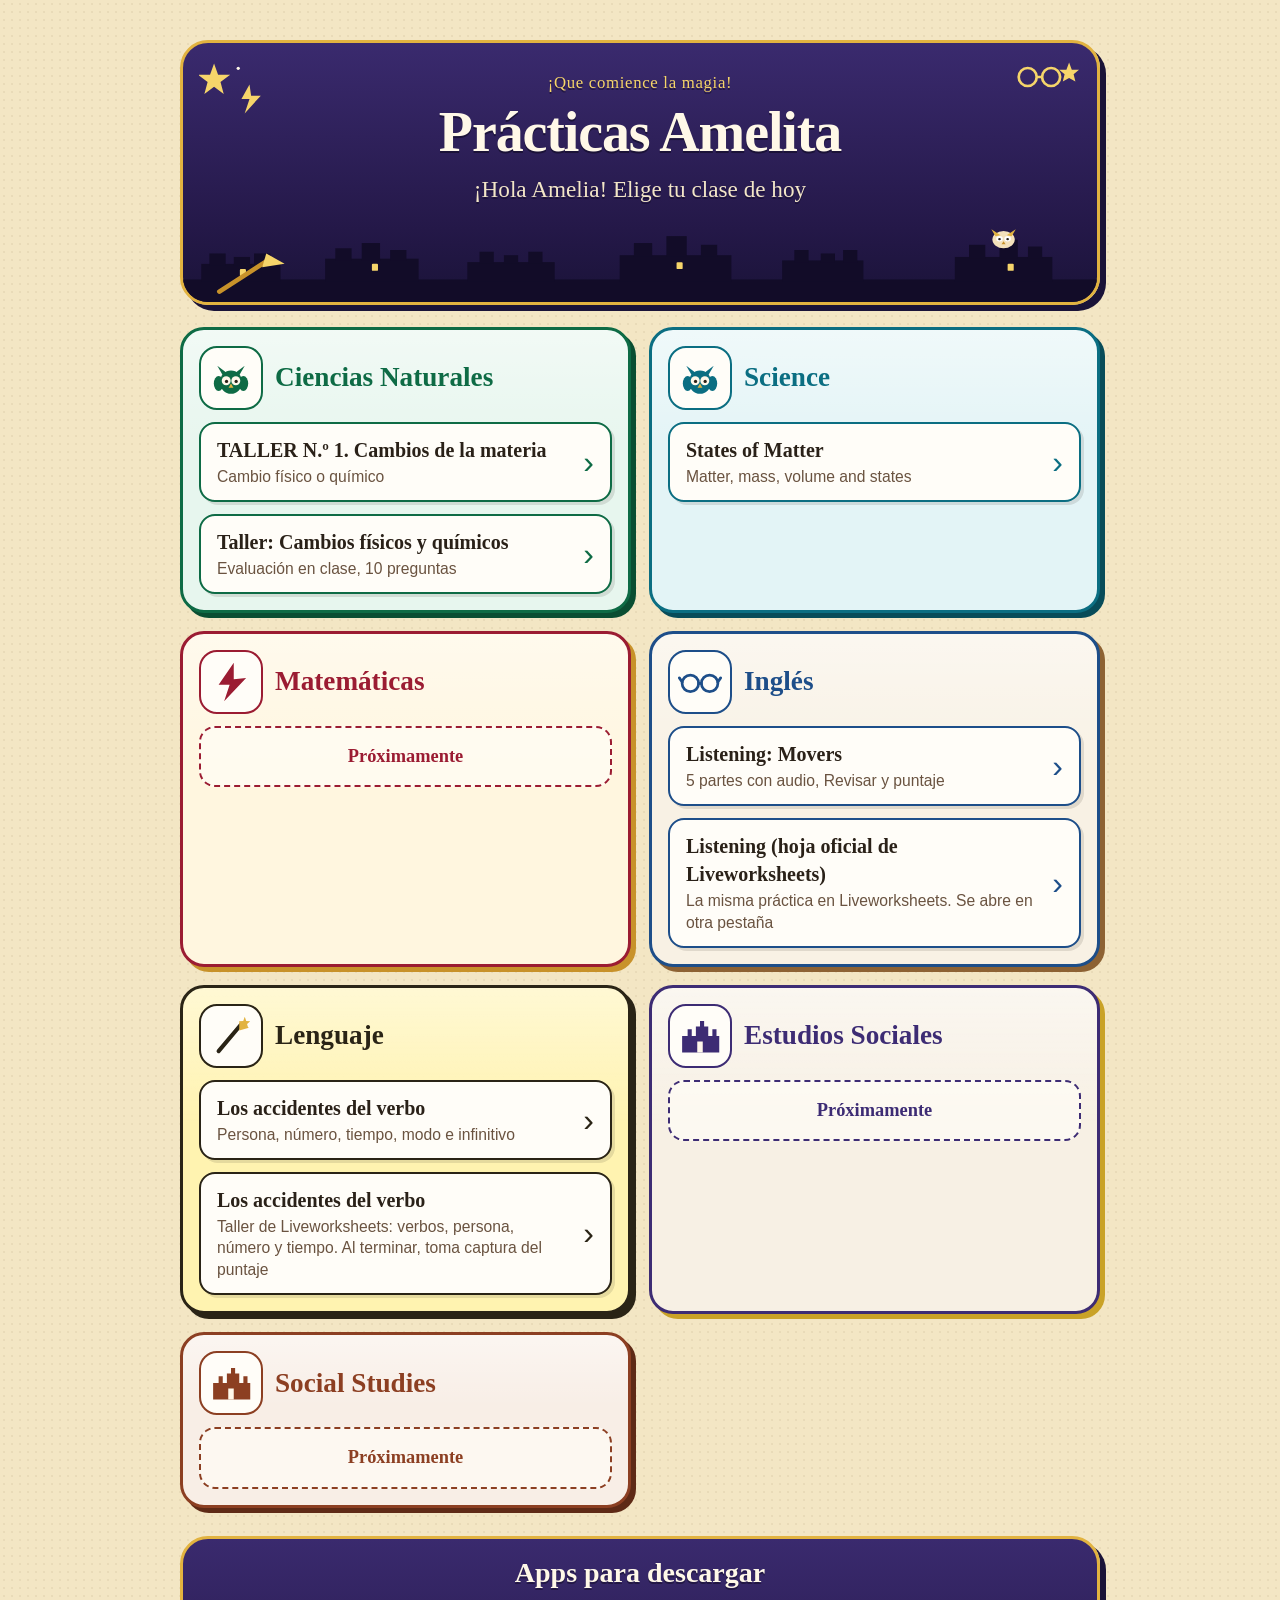
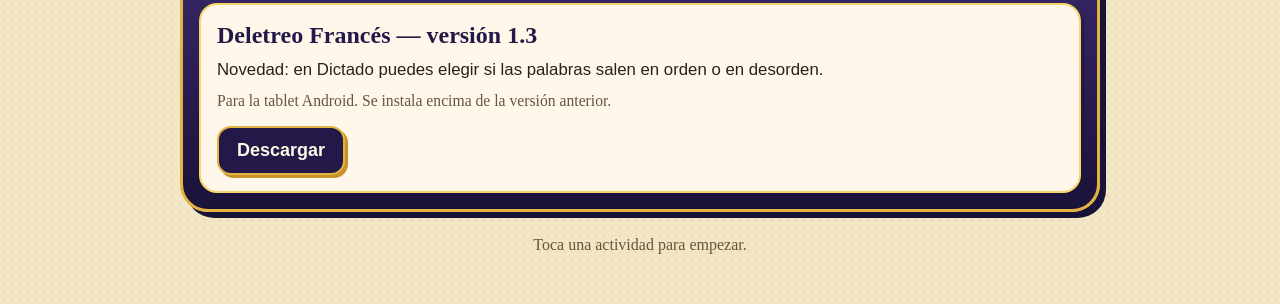
<file: index.html>
<!DOCTYPE html>
<html lang="es">
<head>
  <meta charset="utf-8">
  <meta name="viewport" content="width=device-width, initial-scale=1, viewport-fit=cover">
  <meta name="theme-color" content="#241848">
  <meta name="apple-mobile-web-app-title" content="Prácticas Amelita">
  <meta name="apple-mobile-web-app-capable" content="yes">
  <meta name="mobile-web-app-capable" content="yes">
  <title>Prácticas Amelita</title>
  <link rel="manifest" href="manifest.webmanifest">
  <link rel="icon" href="icons/favicon-32.png" type="image/png" sizes="32x32">
  <link rel="icon" href="icons/favicon.svg" type="image/svg+xml">
  <link rel="apple-touch-icon" href="icons/apple-touch-icon.png">
  <link rel="stylesheet" href="styles.css">
</head>
<body>
  <svg class="duendes" xmlns="http://www.w3.org/2000/svg" aria-hidden="true">
    <symbol id="motivo-ciencias" viewBox="0 0 64 64">
      <ellipse cx="14" cy="40" rx="7" ry="11" fill="currentColor"/>
      <ellipse cx="50" cy="40" rx="7" ry="11" fill="currentColor"/>
      <ellipse cx="32" cy="38" rx="16" ry="17" fill="currentColor"/>
      <path d="M20 28 L12 14 L28 26 Z" fill="currentColor"/>
      <path d="M44 28 L52 14 L36 26 Z" fill="currentColor"/>
      <circle cx="25" cy="36" r="6.5" fill="#fff8ea"/>
      <circle cx="39" cy="36" r="6.5" fill="#fff8ea"/>
      <circle cx="25.5" cy="37" r="2.4" fill="#2a2118"/>
      <circle cx="39.5" cy="37" r="2.4" fill="#2a2118"/>
      <path d="M32 40 L28.5 46 L35.5 46 Z" fill="#e2b340"/>
    </symbol>
    <symbol id="motivo-matematicas" viewBox="0 0 64 64">
      <polygon points="36,4 14,36 30,36 22,60 54,26 36,28" fill="currentColor"/>
    </symbol>
    <symbol id="motivo-ingles" viewBox="0 0 64 64">
      <circle cx="18" cy="34" r="12" fill="none" stroke="currentColor" stroke-width="4"/>
      <circle cx="46" cy="34" r="12" fill="none" stroke="currentColor" stroke-width="4"/>
      <path d="M30 34 H34 M6 32 L2 26 M58 32 L62 26" fill="none" stroke="currentColor" stroke-width="4" stroke-linecap="round"/>
    </symbol>
    <symbol id="motivo-lenguaje" viewBox="0 0 64 64">
      <line x1="14" y1="54" x2="46" y2="16" stroke="currentColor" stroke-width="6" stroke-linecap="round"/>
      <polygon points="44,10 58,20 44,24" fill="#e2b340"/>
      <polygon points="52,4 54.2,10 60,10.6 55.4,14.4 56.8,20 52,16.6 47.2,20 48.6,14.4 44,10.6 49.8,10" fill="#e2b340"/>
    </symbol>
    <symbol id="motivo-estudios-sociales" viewBox="0 0 64 64">
      <path fill="currentColor" d="M6 56 V32 H14 V22 H20 V32 H26 V18 H32 V10 H38 V18 H44 V32 H50 V22 H56 V32 H60 V56 Z"/>
      <rect x="28" y="40" width="8" height="16" fill="#fff8ea"/>
    </symbol>
    <symbol id="motivo-estrella" viewBox="0 0 64 64">
      <polygon fill="currentColor" points="32,6 38,24 58,24 42,36 48,56 32,44 16,56 22,36 6,24 26,24"/>
    </symbol>
  </svg>

  <div class="pagina">
    <header class="encabezado">
      <svg class="chispa chispa-izq" viewBox="0 0 88 72" aria-hidden="true">
        <polygon points="18,8 23,22 38,22 26,31 30,46 18,37 6,46 10,31 -2,22 13,22" fill="#f6d56a"/>
        <polygon points="62,34 52,52 62,52 56,70 76,48 64,48" fill="#f6d56a"/>
        <circle cx="48" cy="14" r="2" fill="#fff8e8"/>
      </svg>
      <svg class="chispa chispa-der" viewBox="0 0 78 40" aria-hidden="true">
        <g fill="none" stroke="#f6d56a" stroke-width="3">
          <circle cx="22" cy="20" r="10"/>
          <circle cx="48" cy="20" r="10"/>
          <path d="M32 20 H38"/>
        </g>
        <polygon points="68,4 71,12 79,12 73,17 75,25 68,21 61,25 63,17 57,12 65,12" fill="#f6d56a"/>
      </svg>
      <svg class="skyline" viewBox="0 0 900 90" preserveAspectRatio="none" aria-hidden="true">
        <g fill="#120c28">
          <rect x="0" y="64" width="900" height="26"/>
          <rect x="18" y="46" width="78" height="20"/>
          <rect x="26" y="34" width="16" height="14"/>
          <rect x="50" y="38" width="16" height="10"/>
          <rect x="70" y="34" width="16" height="14"/>
          <rect x="140" y="40" width="92" height="26"/>
          <rect x="150" y="28" width="16" height="14"/>
          <rect x="176" y="22" width="18" height="20"/>
          <rect x="204" y="30" width="16" height="12"/>
          <rect x="280" y="44" width="86" height="22"/>
          <rect x="292" y="32" width="14" height="14"/>
          <rect x="316" y="36" width="14" height="10"/>
          <rect x="340" y="32" width="14" height="14"/>
          <rect x="430" y="36" width="110" height="30"/>
          <rect x="444" y="22" width="18" height="16"/>
          <rect x="476" y="14" width="20" height="24"/>
          <rect x="510" y="24" width="16" height="14"/>
          <rect x="590" y="42" width="80" height="24"/>
          <rect x="602" y="30" width="14" height="14"/>
          <rect x="628" y="34" width="14" height="10"/>
          <rect x="650" y="30" width="14" height="14"/>
          <rect x="760" y="38" width="96" height="28"/>
          <rect x="774" y="24" width="16" height="16"/>
          <rect x="804" y="18" width="18" height="22"/>
          <rect x="832" y="26" width="14" height="14"/>
        </g>
        <g fill="#f6d56a">
          <rect x="56" y="52" width="6" height="8" rx="1"/>
          <rect x="186" y="46" width="6" height="8" rx="1"/>
          <rect x="486" y="44" width="6" height="8" rx="1"/>
          <rect x="812" y="46" width="6" height="8" rx="1"/>
        </g>
        <line x1="36" y1="78" x2="86" y2="40" stroke="#c8922a" stroke-width="5" stroke-linecap="round"/>
        <polygon points="82,34 100,46 78,50" fill="#f6d56a"/>
        <g transform="translate(792,2)">
          <ellipse cx="16" cy="16" rx="11" ry="10" fill="#f4e2bc"/>
          <path d="M8 12 L4 4 L13 11 Z" fill="#e2b340"/>
          <path d="M24 12 L28 4 L19 11 Z" fill="#e2b340"/>
          <circle cx="12" cy="15" r="3.2" fill="#fff"/>
          <circle cx="20" cy="15" r="3.2" fill="#fff"/>
          <circle cx="12" cy="15.5" r="1.3" fill="#2a2118"/>
          <circle cx="20" cy="15.5" r="1.3" fill="#2a2118"/>
          <path d="M16 18 L14 21.5 L18 21.5 Z" fill="#c8922a"/>
        </g>
      </svg>
      <div class="encabezado-texto">
        <p class="conjuro">¡Que comience la magia!</p>
        <h1>Prácticas Amelita</h1>
        <p class="saludo">¡Hola Amelia! Elige tu clase de hoy</p>
      </div>
    </header>

    <main id="materias" class="materias" aria-live="polite">
      <noscript><p class="aviso">Activa JavaScript para ver las materias.</p></noscript>
    </main>

    <section id="descargas" class="descargas" hidden>
      <h2>Apps para descargar</h2>
      <div id="descargas-lista"></div>
    </section>

    <p class="pie">Toca una actividad para empezar.</p>
  </div>

  <script src="activities.js"></script>
  <script>
    (function () {
      var NS = "http://www.w3.org/2000/svg";
      var root = document.getElementById("materias");
      var motivos = {
        ciencias: "ciencias",
        science: "ciencias",
        matematicas: "matematicas",
        ingles: "ingles",
        lenguaje: "lenguaje",
        "estudios-sociales": "estudios-sociales",
        "social-studies": "estudios-sociales"
      };

      function aviso(texto) {
        var p = document.createElement("p");
        p.className = "aviso";
        p.textContent = texto;
        root.appendChild(p);
      }

      function motivo(id) {
        var svg = document.createElementNS(NS, "svg");
        svg.setAttribute("class", "motivo");
        svg.setAttribute("viewBox", "0 0 64 64");
        svg.setAttribute("aria-hidden", "true");
        var use = document.createElementNS(NS, "use");
        var clave = motivos[id] || "estrella";
        use.setAttribute("href", "#motivo-" + clave);
        svg.appendChild(use);
        return svg;
      }

      function render() {
        if (!Array.isArray(window.ESCUELA_ACTIVITIES)) {
          aviso("No se pudieron cargar las materias.");
          return;
        }

        window.ESCUELA_ACTIVITIES.forEach(function (materia) {
          var section = document.createElement("section");
          section.className = "materia";
          if (materia.id) section.id = materia.id;
          if (materia.color) section.style.setProperty("--color", materia.color);
          if (materia.tint) section.style.setProperty("--tint", materia.tint);
          if (materia.shadow) section.style.setProperty("--shadow", materia.shadow);

          var cabeza = document.createElement("div");
          cabeza.className = "materia-cabeza";
          cabeza.appendChild(motivo(materia.id));

          var titulo = document.createElement("h2");
          titulo.textContent = materia.name || "Materia";
          cabeza.appendChild(titulo);
          section.appendChild(cabeza);

          var actividades = Array.isArray(materia.activities) ? materia.activities : [];
          if (actividades.length === 0) {
            var pronto = document.createElement("p");
            pronto.className = "pronto";
            pronto.textContent = "Próximamente";
            section.appendChild(pronto);
          } else {
            actividades.forEach(function (actividad) {
              if (!actividad || !actividad.title || !actividad.href) return;
              var enlace = document.createElement("a");
              enlace.className = "actividad";
              enlace.href = actividad.href;
              if (/^https?:\/\//i.test(actividad.href)) {
                enlace.target = "_blank";
                enlace.rel = "noopener noreferrer";
              }

              var texto = document.createElement("span");
              var nombre = document.createElement("span");
              nombre.className = "actividad-titulo";
              nombre.textContent = actividad.title;
              texto.appendChild(nombre);

              if (actividad.detail) {
                var detalle = document.createElement("span");
                detalle.className = "actividad-detalle";
                detalle.textContent = actividad.detail;
                texto.appendChild(detalle);
              }

              var flecha = document.createElement("span");
              flecha.className = "flecha";
              flecha.setAttribute("aria-hidden", "true");
              flecha.textContent = "›";

              enlace.appendChild(texto);
              enlace.appendChild(flecha);
              section.appendChild(enlace);
            });
          }

          root.appendChild(section);
        });
      }

      function renderApps() {
        var section = document.getElementById("descargas");
        var lista = document.getElementById("descargas-lista");
        var apps = window.ESCUELA_APPS;
        if (!section || !lista || !Array.isArray(apps)) return;

        apps.forEach(function (app) {
          if (!app || !app.title || !app.href) return;

          var tarjeta = document.createElement("article");
          tarjeta.className = "descarga";

          var titulo = document.createElement("h3");
          titulo.className = "descarga-titulo";
          titulo.textContent = app.title;
          tarjeta.appendChild(titulo);

          if (app.detail) {
            var detalle = document.createElement("p");
            detalle.className = "descarga-detalle";
            detalle.textContent = app.detail;
            tarjeta.appendChild(detalle);
          }

          if (app.note) {
            var nota = document.createElement("p");
            nota.className = "descarga-nota";
            nota.textContent = app.note;
            tarjeta.appendChild(nota);
          }

          var enlace = document.createElement("a");
          enlace.className = "descarga-boton";
          enlace.href = app.href;
          if (app.download) enlace.setAttribute("download", app.download);
          enlace.textContent = "Descargar";
          tarjeta.appendChild(enlace);

          lista.appendChild(tarjeta);
        });

        if (lista.children.length > 0) section.hidden = false;
      }

      try {
        render();
      } catch (error) {
        aviso("No se pudieron cargar las materias.");
      }

      try {
        renderApps();
      } catch (error) {
        aviso("No se pudieron cargar las aplicaciones.");
      }

      if ("serviceWorker" in navigator) {
        navigator.serviceWorker.register("./sw.js", { scope: "./" }).catch(function () {});
      }
    })();
  </script>
</body>
</html>
</file>
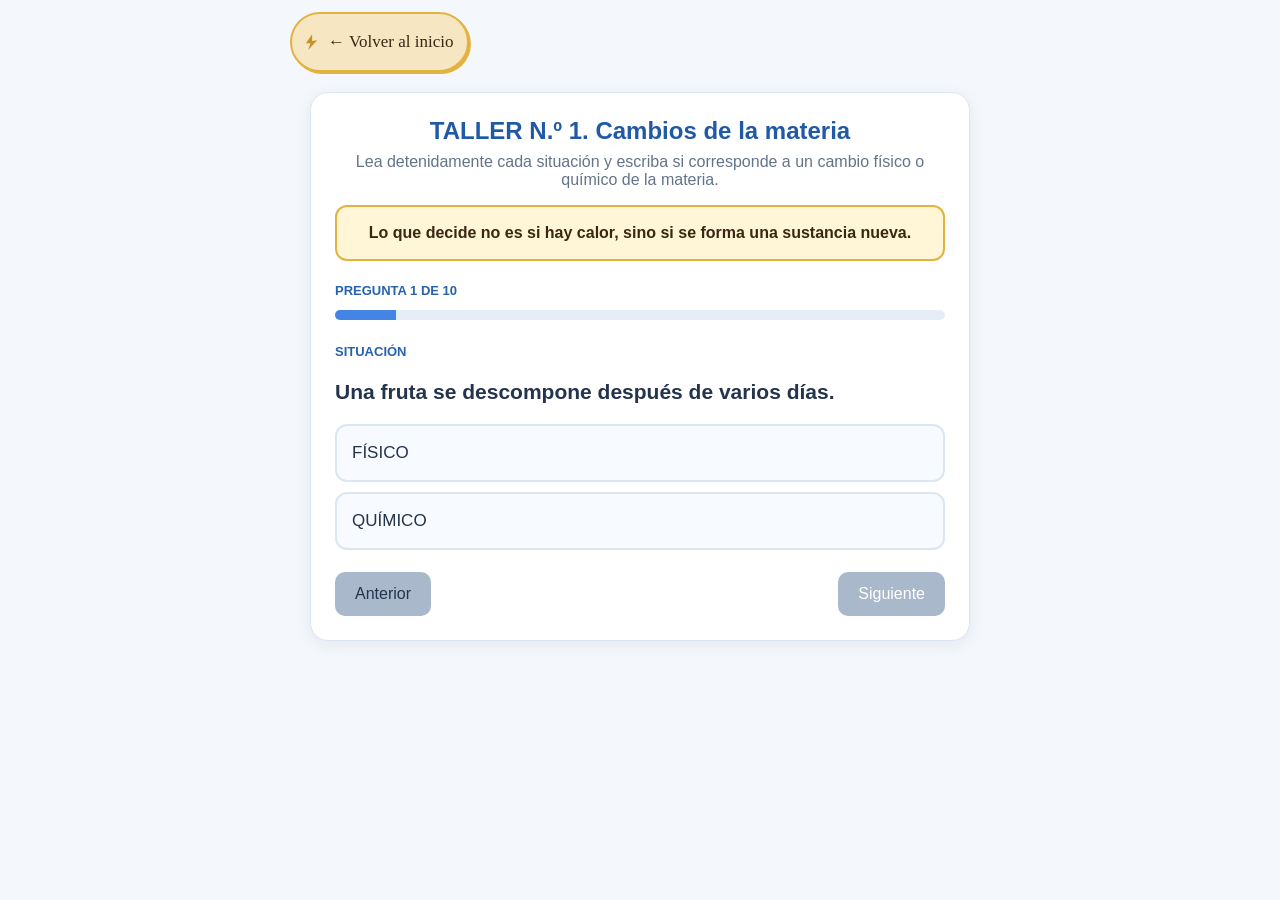
<file: ciencias/cambios-de-la-materia.html>
<!DOCTYPE html>
<html lang="es">
<head>
  <meta charset="utf-8">
  <meta name="viewport" content="width=device-width, initial-scale=1">
  <title>TALLER N.º 1. Cambios de la materia</title>
  <link rel="stylesheet" href="../actividad.css">
</head>
<body style="margin:0;background:#f4f7fb">
<nav class="portal-volver" aria-label="Inicio"><a href="../index.html"><svg xmlns="http://www.w3.org/2000/svg" width="18" height="18" viewBox="0 0 64 64" aria-hidden="true"><polygon points="36,4 14,36 30,36 22,60 54,26 36,28" fill="#c8922a"/></svg>← Volver al inicio</a></nav>

<div id="ciencias-quiz">
  <style>
    #ciencias-quiz {
      font-family: Arial, sans-serif;
      max-width: 700px;
      margin: 0 auto;
      padding: 20px;
      color: #24344d;
      box-sizing: border-box;
    }
    #ciencias-quiz * { box-sizing: border-box; }
    #ciencias-quiz .panel {
      background: #fff;
      border: 1px solid #dce5f2;
      border-radius: 18px;
      padding: 24px;
      box-shadow: 0 4px 16px #20305012;
    }
    #ciencias-quiz h2 {
      text-align: center;
      color: #2059a6;
      margin: 0 0 8px;
    }
    #ciencias-quiz .subtitle {
      text-align: center;
      color: #63748a;
      margin-bottom: 22px;
    }
    #ciencias-quiz .highlight {
      background: #fff6d8;
      border: 2px solid #e2b340;
      border-radius: 12px;
      padding: 14px 16px;
      margin: -6px 0 22px;
      line-height: 1.5;
      font-weight: bold;
      text-align: center;
      color: #3a2712;
    }
    #ciencias-quiz .progress {
      height: 10px;
      background: #e7edf7;
      border-radius: 20px;
      overflow: hidden;
      margin: 12px 0 24px;
    }
    #ciencias-quiz .bar {
      height: 100%;
      background: #4385e6;
      width: 0%;
      transition: width .25s;
    }
    #ciencias-quiz .category {
      color: #2762ad;
      font-size: 13px;
      font-weight: bold;
      text-transform: uppercase;
    }
    #ciencias-quiz .question {
      font-size: 21px;
      font-weight: bold;
      line-height: 1.4;
      margin: 18px 0;
    }
    #ciencias-quiz .option {
      display: block;
      width: 100%;
      padding: 15px;
      margin: 10px 0;
      background: #f7faff;
      border: 2px solid #dce5f2;
      border-radius: 12px;
      text-align: left;
      font-size: 17px;
      font-family: inherit;
      line-height: 1.4;
      color: #24344d;
      cursor: pointer;
      touch-action: manipulation;
    }
    #ciencias-quiz .option:hover {
      border-color: #4385e6;
    }
    #ciencias-quiz .correct {
      background: #e8f8ec;
      border-color: #29a45c;
    }
    #ciencias-quiz .wrong {
      background: #fff0f0;
      border-color: #df5555;
    }
    #ciencias-quiz .feedback {
      padding: 14px;
      border-radius: 12px;
      background: #f0f5ff;
      margin-top: 18px;
      line-height: 1.5;
    }
    #ciencias-quiz .actions {
      display: flex;
      justify-content: space-between;
      gap: 10px;
      margin-top: 22px;
    }
    #ciencias-quiz .btn {
      border: none;
      background: #2869c5;
      color: white;
      padding: 13px 20px;
      border-radius: 10px;
      font-size: 16px;
      font-family: inherit;
      cursor: pointer;
      touch-action: manipulation;
    }
    #ciencias-quiz .btn:disabled {
      background: #aab8cb;
      cursor: default;
    }
    #ciencias-quiz .secondary {
      background: #eaf0f8;
      color: #24344d;
    }
    #ciencias-quiz .score {
      text-align: center;
      font-size: 48px;
      color: #2059a6;
      font-weight: bold;
      margin: 24px 0 10px;
    }
    #ciencias-quiz .center { text-align: center; }
    #ciencias-quiz .review-item {
      border-bottom: 1px solid #e5eaf2;
      padding: 12px 0;
      line-height: 1.5;
    }
    @media(max-width:480px) {
      #ciencias-quiz { padding: 8px; }
      #ciencias-quiz .panel { padding: 16px; }
      #ciencias-quiz .question { font-size: 18px; }
      #ciencias-quiz .option { font-size: 15px; }
    }
  </style>

  <div class="panel">
    <h2>TALLER N.º 1. Cambios de la materia</h2>
    <div class="subtitle">
      Lea detenidamente cada situación y escriba si corresponde a un cambio físico o químico de la materia.
    </div>
    <p class="highlight">Lo que decide no es si hay calor, sino si se forma una sustancia nueva.</p>
    <div id="quiz-content" aria-live="polite"></div>
  </div>
</div>

<script>
(function () {
  const clave = "Lo que decide no es si hay calor, sino si se forma una sustancia nueva.";

  const questions = [
    {
      type: "Situación",
      q: "Una fruta se descompone después de varios días.",
      options: ["FÍSICO", "QUÍMICO"],
      answer: 1,
      explanation: "Los microbios la transforman en sustancias nuevas; cambia el olor y el color, y ya no vuelve a ser fruta fresca."
    },
    {
      type: "Situación",
      q: "Se cocina un trozo de carne en una sartén.",
      options: ["FÍSICO", "QUÍMICO"],
      answer: 1,
      explanation: "El calor cambia las sustancias de la carne; cambian el color, el olor y el sabor, y no se puede «descocinar». " + clave
    },
    {
      type: "Situación",
      q: "Una vela se derrite al estar encendida.",
      options: ["FÍSICO", "QUÍMICO"],
      answer: 0,
      explanation: "La cera solo pasa de sólida a líquida y al enfriarse vuelve a ser cera sólida. Aquí hay calor y aun así es físico. (Ojo: lo que se quema en la mecha sí es un cambio químico, pero la pregunta habla de derretirse.) " + clave
    },
    {
      type: "Situación",
      q: "Una hoja seca se quema y se convierte en ceniza.",
      options: ["FÍSICO", "QUÍMICO"],
      answer: 1,
      explanation: "El fuego la transforma en ceniza, humo y gases, que son sustancias nuevas; la ceniza no puede volver a ser hoja."
    },
    {
      type: "Situación",
      q: "Se mezcla vinagre con bicarbonato de sodio y se producen burbujas.",
      options: ["FÍSICO", "QUÍMICO"],
      answer: 1,
      explanation: "Las burbujas son un gas nuevo (dióxido de carbono) que antes no estaba; aquí no hay calor y aun así es químico. " + clave
    },
    {
      type: "Situación",
      q: "El agua se congela y se convierte en hielo.",
      options: ["FÍSICO", "QUÍMICO"],
      answer: 0,
      explanation: "El hielo sigue siendo agua, solo cambió de estado (de líquido a sólido) y se puede derretir otra vez."
    },
    {
      type: "Situación",
      q: "Se aplasta una lata de aluminio.",
      options: ["FÍSICO", "QUÍMICO"],
      answer: 0,
      explanation: "Cambia solo la forma; sigue siendo aluminio."
    },
    {
      type: "Situación",
      q: "Una reja de hierro se oxida por la lluvia.",
      options: ["FÍSICO", "QUÍMICO"],
      answer: 1,
      explanation: "El hierro con el agua y el aire forma óxido, una sustancia nueva café rojiza; no hay calor y aun así es químico. " + clave
    },
    {
      type: "Situación",
      q: "Se mezcla azúcar con agua hasta que se disuelve.",
      options: ["FÍSICO", "QUÍMICO"],
      answer: 0,
      explanation: "El azúcar sigue ahí (el agua sabe dulce) y si se evapora el agua vuelve a aparecer; no se formó nada nuevo."
    },
    {
      type: "Situación",
      q: "Un vaso de vidrio se rompe al caer al suelo.",
      options: ["FÍSICO", "QUÍMICO"],
      answer: 0,
      explanation: "Los pedazos siguen siendo vidrio; solo cambiaron la forma y el tamaño."
    }
  ];

  let current = 0;
  let answers = {};

  const root = document.getElementById("quiz-content");

  function make(tag, text, className) {
    const el = document.createElement(tag);
    if (text !== undefined) el.textContent = text;
    if (className) el.className = className;
    return el;
  }

  function button(label, fn, secondary, disabled) {
    const b = make("button", label,
      "btn" + (secondary ? " secondary" : ""));
    b.type = "button";
    b.disabled = !!disabled;
    b.addEventListener("click", fn);
    return b;
  }

  function showQuestion() {
    root.replaceChildren();

    const q = questions[current];
    const selected = answers[current];

    root.appendChild(
      make("div",
        "Pregunta " + (current + 1) +
        " de " + questions.length,
        "category")
    );

    const progress = make("div", undefined, "progress");
    const bar = make("div", undefined, "bar");
    bar.style.width =
      ((current + 1) / questions.length * 100) + "%";
    progress.appendChild(bar);
    root.appendChild(progress);

    root.appendChild(make("div", q.type, "category"));
    root.appendChild(make("div", q.q, "question"));

    q.options.forEach((option, index) => {
      const b = make("button", option, "option");
      b.type = "button";

      if (selected !== undefined) {
        b.disabled = true;
        if (index === q.answer) b.classList.add("correct");
        if (index === selected && index !== q.answer) {
          b.classList.add("wrong");
        }
      }

      b.addEventListener("click", () => {
        if (answers[current] !== undefined) return;
        answers[current] = index;
        showQuestion();
      });

      root.appendChild(b);
    });

    if (selected !== undefined) {
      const correct = selected === q.answer;
      root.appendChild(
        make("div",
          (correct ? "¡Correcto! ¡Muy bien! " :
                     "¡Casi! ") + q.explanation,
          "feedback")
      );
    }

    const actions = make("div", undefined, "actions");

    actions.appendChild(
      button("Anterior", () => {
        current--;
        showQuestion();
      }, true, current === 0)
    );

    actions.appendChild(
      button(
        current === questions.length - 1
          ? "Ver mi puntaje"
          : "Siguiente",
        () => {
          if (current === questions.length - 1) {
            showResults();
          } else {
            current++;
            showQuestion();
          }
        },
        false,
        selected === undefined
      )
    );

    root.appendChild(actions);
  }

  function showResults() {
    root.replaceChildren();

    let score = 0;
    questions.forEach((q, i) => {
      if (answers[i] === q.answer) score++;
    });

    root.appendChild(
      make("div", score + " / " + questions.length, "score")
    );

    let message = "¡Sigue practicando!";
    if (score === questions.length) {
      message = "¡Excelente! ¡Puntaje perfecto!";
    } else if (score >= 8) {
      message = "¡Muy bien!";
    } else if (score >= 6) {
      message = "¡Buen esfuerzo!";
    }

    root.appendChild(
      make("h2", message, "center")
    );

    root.appendChild(
      make("p", "Terminaste el taller de cambios de la materia.",
        "center")
    );

    const actions = make("div", undefined, "actions");

    actions.appendChild(
      button("Revisar respuestas", showReview, true)
    );

    actions.appendChild(
      button("Intentar de nuevo", () => {
        current = 0;
        answers = {};
        showQuestion();
      })
    );

    root.appendChild(actions);
  }

  function showReview() {
    root.replaceChildren();

    root.appendChild(
      make("h2", "Revisa tus respuestas")
    );

    questions.forEach((q, i) => {
      const correct = answers[i] === q.answer;
      const item = make("div", undefined, "review-item");

      item.appendChild(
        make("strong",
          (correct ? "✓ " : "✗ ") +
          (i + 1) + ". " + q.q)
      );

      item.appendChild(
        make("div",
          "Tu respuesta: " + q.options[answers[i]])
      );

      item.appendChild(
        make("div",
          "Respuesta correcta: " + q.options[q.answer])
      );

      root.appendChild(item);
    });

    const actions = make("div", undefined, "actions");

    actions.appendChild(
      button("Volver al puntaje", showResults, true)
    );

    actions.appendChild(
      button("Intentar de nuevo", () => {
        current = 0;
        answers = {};
        showQuestion();
      })
    );

    root.appendChild(actions);
  }

  showQuestion();
})();
</script>
</body>
</html>
</file>
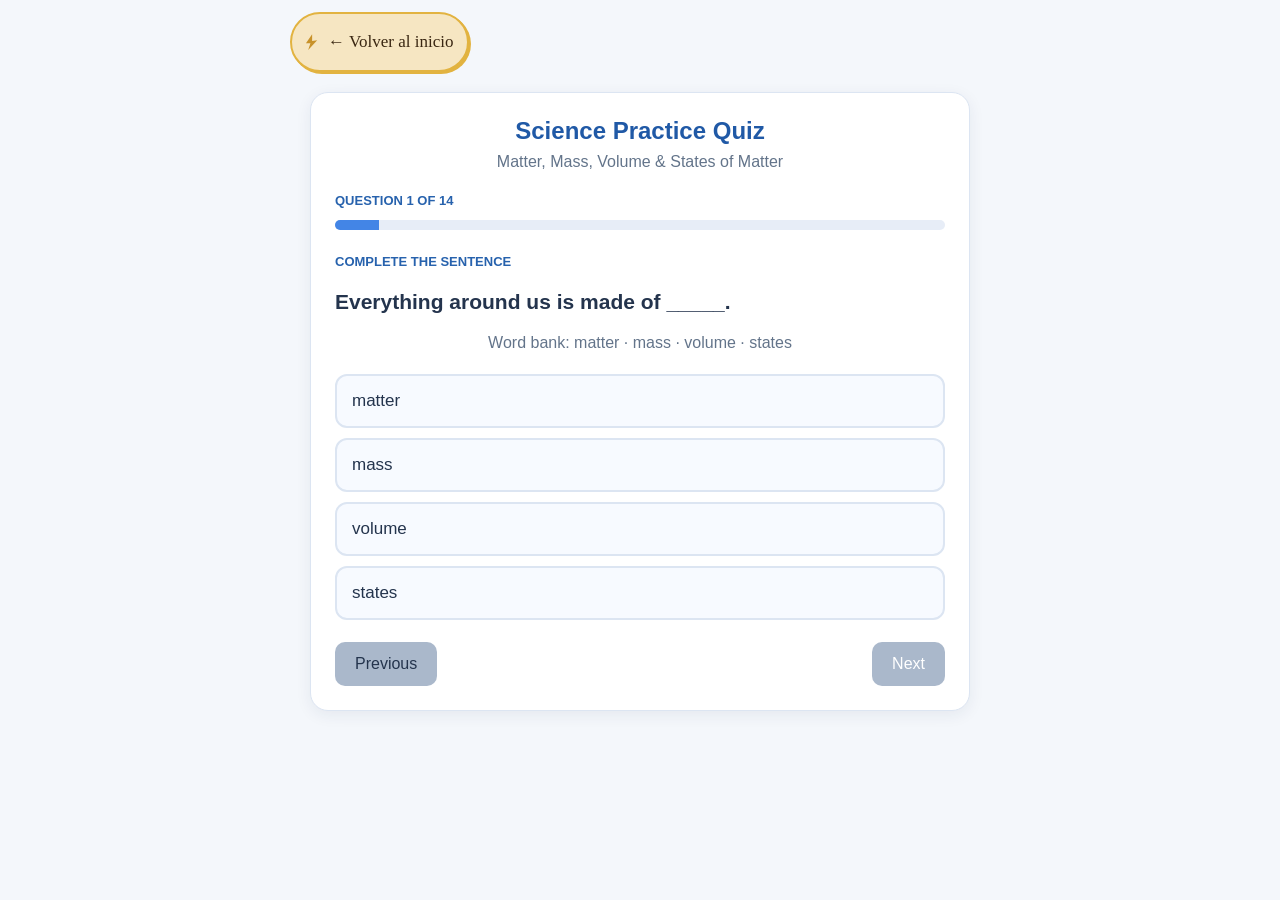
<file: ciencias/estados-de-la-materia.html>
<!DOCTYPE html>
<html lang="en"><head><meta charset="utf-8"><meta name="viewport" content="width=device-width, initial-scale=1"><title>Science Practice Quiz</title><link rel="stylesheet" href="../actividad.css"></head><body style="margin:0;background:#f4f7fb">
<nav class="portal-volver" aria-label="Inicio"><a href="../index.html"><svg xmlns="http://www.w3.org/2000/svg" width="18" height="18" viewBox="0 0 64 64" aria-hidden="true"><polygon points="36,4 14,36 30,36 22,60 54,26 36,28" fill="#c8922a"/></svg>← Volver al inicio</a></nav>

<div id="science-quiz">
  <style>
    #science-quiz {
      font-family: Arial, sans-serif;
      max-width: 700px;
      margin: 0 auto;
      padding: 20px;
      color: #24344d;
      box-sizing: border-box;
    }
    #science-quiz * { box-sizing: border-box; }
    #science-quiz .panel {
      background: #fff;
      border: 1px solid #dce5f2;
      border-radius: 18px;
      padding: 24px;
      box-shadow: 0 4px 16px #20305012;
    }
    #science-quiz h2 {
      text-align: center;
      color: #2059a6;
      margin: 0 0 8px;
    }
    #science-quiz .subtitle {
      text-align: center;
      color: #63748a;
      margin-bottom: 22px;
    }
    #science-quiz .progress {
      height: 10px;
      background: #e7edf7;
      border-radius: 20px;
      overflow: hidden;
      margin: 12px 0 24px;
    }
    #science-quiz .bar {
      height: 100%;
      background: #4385e6;
      width: 0%;
      transition: width .25s;
    }
    #science-quiz .category {
      color: #2762ad;
      font-size: 13px;
      font-weight: bold;
      text-transform: uppercase;
    }
    #science-quiz .question {
      font-size: 21px;
      font-weight: bold;
      line-height: 1.4;
      margin: 18px 0;
    }
    #science-quiz .option {
      display: block;
      width: 100%;
      padding: 15px;
      margin: 10px 0;
      background: #f7faff;
      border: 2px solid #dce5f2;
      border-radius: 12px;
      text-align: left;
      font-size: 17px;
      color: #24344d;
      cursor: pointer;
    }
    #science-quiz .option:hover {
      border-color: #4385e6;
    }
    #science-quiz .correct {
      background: #e8f8ec;
      border-color: #29a45c;
    }
    #science-quiz .wrong {
      background: #fff0f0;
      border-color: #df5555;
    }
    #science-quiz .feedback {
      padding: 14px;
      border-radius: 12px;
      background: #f0f5ff;
      margin-top: 18px;
      line-height: 1.5;
    }
    #science-quiz .actions {
      display: flex;
      justify-content: space-between;
      gap: 10px;
      margin-top: 22px;
    }
    #science-quiz .btn {
      border: none;
      background: #2869c5;
      color: white;
      padding: 13px 20px;
      border-radius: 10px;
      font-size: 16px;
      cursor: pointer;
    }
    #science-quiz .btn:disabled {
      background: #aab8cb;
      cursor: default;
    }
    #science-quiz .secondary {
      background: #eaf0f8;
      color: #24344d;
    }
    #science-quiz .score {
      text-align: center;
      font-size: 48px;
      color: #2059a6;
      font-weight: bold;
      margin: 24px 0 10px;
    }
    #science-quiz .center { text-align: center; }
    #science-quiz .review-item {
      border-bottom: 1px solid #e5eaf2;
      padding: 12px 0;
      line-height: 1.5;
    }
    @media(max-width:480px) {
      #science-quiz { padding: 8px; }
      #science-quiz .panel { padding: 16px; }
      #science-quiz .question { font-size: 18px; }
      #science-quiz .option { font-size: 15px; }
    }
  </style>

  <div class="panel">
    <h2>Science Practice Quiz</h2>
    <div class="subtitle">
      Matter, Mass, Volume & States of Matter
    </div>
    <div id="quiz-content"></div>
  </div>
</div>

<script>
(function () {
  const questions = [
    {
      type: "Complete the sentence",
      q: "Everything around us is made of _____.",
      options: ["matter", "mass", "volume", "states"],
      answer: 0,
      explanation: "Everything around us is made of matter."
    },
    {
      type: "Complete the sentence",
      q: "_____ is the amount of matter in an object.",
      options: ["Matter", "Mass", "Volume", "States"],
      answer: 1,
      explanation: "Mass is the amount of matter in an object."
    },
    {
      type: "Complete the sentence",
      q: "_____ is the amount of space an object occupies.",
      options: ["Matter", "Mass", "Volume", "States"],
      answer: 2,
      explanation: "Volume is the space an object occupies."
    },
    {
      type: "Complete the sentence",
      q: "Solid, liquid and gas are the _____ of matter.",
      options: ["mass", "volume", "matter", "states"],
      answer: 3,
      explanation: "Solid, liquid and gas are states of matter."
    },
    {
      type: "True or False",
      q: "Matter has mass and volume.",
      options: ["True", "False"],
      answer: 0,
      explanation: "Matter has both mass and volume."
    },
    {
      type: "True or False",
      q: "Liquids have a fixed shape.",
      options: ["True", "False"],
      answer: 1,
      explanation: "Liquids take the shape of their container."
    },
    {
      type: "True or False",
      q: "Gases can spread out to fill a space.",
      options: ["True", "False"],
      answer: 0,
      explanation: "Gases fill the available space."
    },
    {
      type: "True or False",
      q: "We can change the state of matter by heating or cooling it.",
      options: ["True", "False"],
      answer: 0,
      explanation: "Heating and cooling can change the state of matter."
    },
    {
      type: "States of Matter",
      q: "What state of matter are ice cubes?",
      options: ["Solid", "Liquid", "Gas"],
      answer: 0,
      explanation: "Ice cubes are solids."
    },
    {
      type: "States of Matter",
      q: "What state of matter is water in a glass?",
      options: ["Solid", "Liquid", "Gas"],
      answer: 1,
      explanation: "Water in a glass is a liquid."
    },
    {
      type: "States of Matter",
      q: "What state of matter is water vapor?",
      options: ["Solid", "Liquid", "Gas"],
      answer: 2,
      explanation: "Water vapor is a gas."
    },
    {
      type: "True or False",
      q: "A solid has a fixed shape.",
      options: ["True", "False"],
      answer: 0,
      explanation: "A solid keeps its shape."
    },
    {
      type: "True or False",
      q: "Air is matter.",
      options: ["True", "False"],
      answer: 0,
      explanation: "Air has mass and occupies space."
    },
    {
      type: "States of Matter",
      q: "What happens to ice when it melts?",
      options: [
        "It becomes liquid water",
        "It becomes a solid",
        "It disappears"
      ],
      answer: 0,
      explanation: "Melting changes solid ice into liquid water."
    }
  ];

  let current = 0;
  let answers = {};

  const root = document.getElementById("quiz-content");

  function make(tag, text, className) {
    const el = document.createElement(tag);
    if (text !== undefined) el.textContent = text;
    if (className) el.className = className;
    return el;
  }

  function button(label, fn, secondary, disabled) {
    const b = make("button", label,
      "btn" + (secondary ? " secondary" : ""));
    b.type = "button";
    b.disabled = !!disabled;
    b.addEventListener("click", fn);
    return b;
  }

  function showQuestion() {
    root.replaceChildren();

    const q = questions[current];
    const selected = answers[current];

    root.appendChild(
      make("div",
        "Question " + (current + 1) +
        " of " + questions.length,
        "category")
    );

    const progress = make("div", undefined, "progress");
    const bar = make("div", undefined, "bar");
    bar.style.width =
      ((current + 1) / questions.length * 100) + "%";
    progress.appendChild(bar);
    root.appendChild(progress);

    root.appendChild(make("div", q.type, "category"));
    root.appendChild(make("div", q.q, "question"));

    if (q.type === "Complete the sentence") {
      root.appendChild(
        make("div",
          "Word bank: matter · mass · volume · states",
          "subtitle")
      );
    }

    q.options.forEach((option, index) => {
      const b = make("button", option, "option");
      b.type = "button";

      if (selected !== undefined) {
        b.disabled = true;
        if (index === q.answer) b.classList.add("correct");
        if (index === selected && index !== q.answer) {
          b.classList.add("wrong");
        }
      }

      b.addEventListener("click", () => {
        if (answers[current] !== undefined) return;
        answers[current] = index;
        showQuestion();
      });

      root.appendChild(b);
    });

    if (selected !== undefined) {
      const correct = selected === q.answer;
      root.appendChild(
        make("div",
          (correct ? "Correct! Great job! " :
                     "Not quite! ") + q.explanation,
          "feedback")
      );
    }

    const actions = make("div", undefined, "actions");

    actions.appendChild(
      button("Previous", () => {
        current--;
        showQuestion();
      }, true, current === 0)
    );

    actions.appendChild(
      button(
        current === questions.length - 1
          ? "Finish quiz"
          : "Next",
        () => {
          if (current === questions.length - 1) {
            showResults();
          } else {
            current++;
            showQuestion();
          }
        },
        false,
        selected === undefined
      )
    );

    root.appendChild(actions);
  }

  function showResults() {
    root.replaceChildren();

    let score = 0;
    questions.forEach((q, i) => {
      if (answers[i] === q.answer) score++;
    });

    root.appendChild(
      make("div", score + " / " + questions.length, "score")
    );

    let message = "Keep practicing!";
    if (score === questions.length) {
      message = "Excellent! Perfect score!";
    } else if (score >= 11) {
      message = "Great job!";
    } else if (score >= 8) {
      message = "Good effort!";
    }

    root.appendChild(
      make("h2", message, "center")
    );

    root.appendChild(
      make("p", "You completed your Science practice.",
        "center")
    );

    const actions = make("div", undefined, "actions");

    actions.appendChild(
      button("Review answers", showReview, true)
    );

    actions.appendChild(
      button("Try again", () => {
        current = 0;
        answers = {};
        showQuestion();
      })
    );

    root.appendChild(actions);
  }

  function showReview() {
    root.replaceChildren();

    root.appendChild(
      make("h2", "Review your answers")
    );

    questions.forEach((q, i) => {
      const correct = answers[i] === q.answer;
      const item = make("div", undefined, "review-item");

      item.appendChild(
        make("strong",
          (correct ? "✓ " : "✗ ") +
          (i + 1) + ". " + q.q)
      );

      item.appendChild(
        make("div",
          "Your answer: " + q.options[answers[i]])
      );

      item.appendChild(
        make("div",
          "Correct answer: " + q.options[q.answer])
      );

      root.appendChild(item);
    });

    const actions = make("div", undefined, "actions");

    actions.appendChild(
      button("Back to score", showResults, true)
    );

    actions.appendChild(
      button("Try again", () => {
        current = 0;
        answers = {};
        showQuestion();
      })
    );

    root.appendChild(actions);
  }

  showQuestion();
})();
</script>
</body></html>
</file>
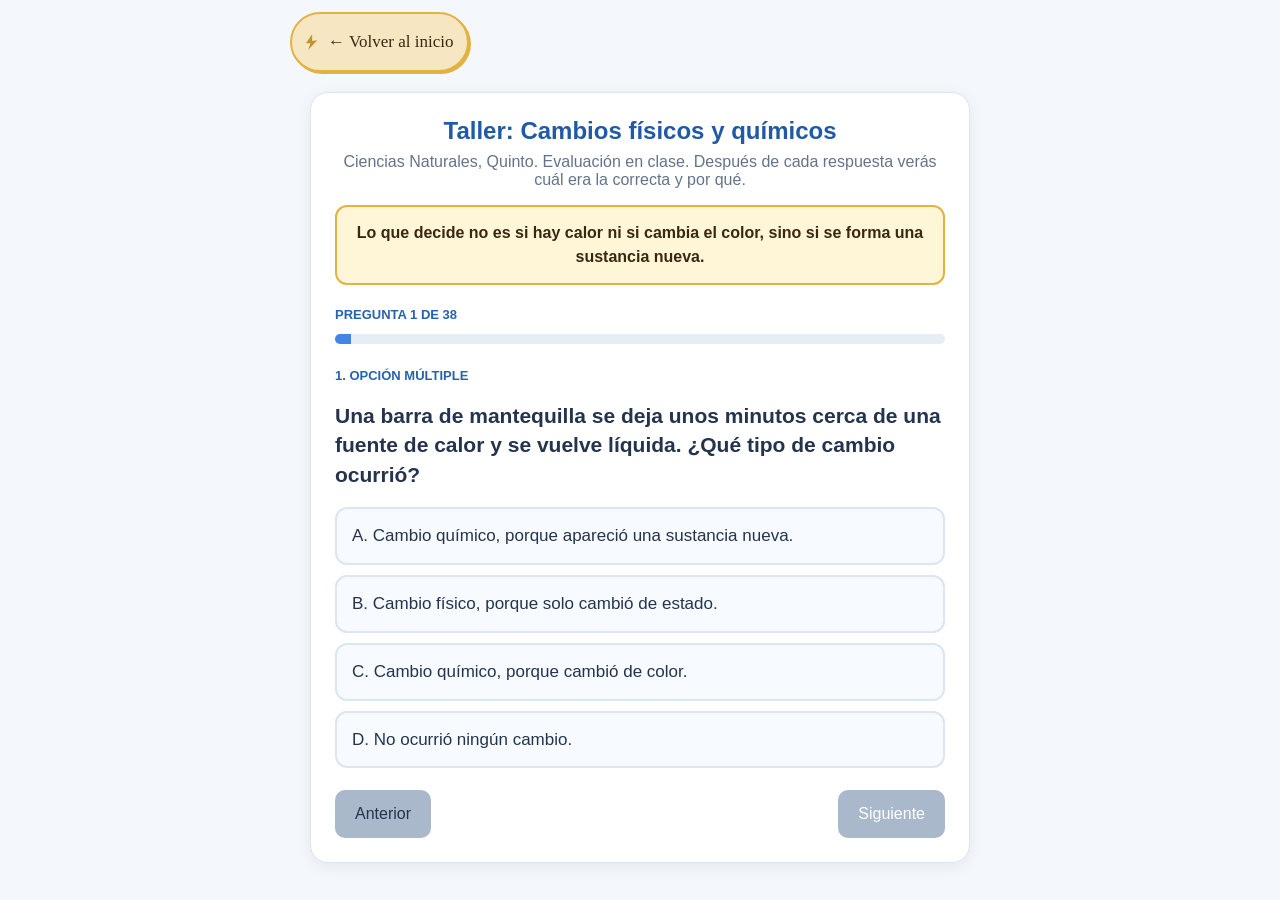
<file: ciencias/taller-cambios-fisicos-quimicos.html>
<!DOCTYPE html>
<html lang="es">
<head>
  <meta charset="utf-8">
  <meta name="viewport" content="width=device-width, initial-scale=1">
  <title>Taller: Cambios físicos y químicos</title>
  <link rel="stylesheet" href="../actividad.css">
</head>
<body style="margin:0;background:#f4f7fb">
<nav class="portal-volver" aria-label="Inicio"><a href="../index.html"><svg xmlns="http://www.w3.org/2000/svg" width="18" height="18" viewBox="0 0 64 64" aria-hidden="true"><polygon points="36,4 14,36 30,36 22,60 54,26 36,28" fill="#c8922a"/></svg>← Volver al inicio</a></nav>

<div id="taller-quiz">
  <style>
    #taller-quiz {
      font-family: Arial, sans-serif;
      max-width: 700px;
      margin: 0 auto;
      padding: 20px;
      color: #24344d;
      box-sizing: border-box;
    }
    #taller-quiz * { box-sizing: border-box; }
    #taller-quiz .panel {
      background: #fff;
      border: 1px solid #dce5f2;
      border-radius: 18px;
      padding: 24px;
      box-shadow: 0 4px 16px #20305012;
    }
    #taller-quiz h2 {
      text-align: center;
      color: #2059a6;
      margin: 0 0 8px;
    }
    #taller-quiz .subtitle {
      text-align: center;
      color: #63748a;
      margin-bottom: 22px;
    }
    #taller-quiz .highlight {
      background: #fff6d8;
      border: 2px solid #e2b340;
      border-radius: 12px;
      padding: 14px 16px;
      margin: -6px 0 22px;
      line-height: 1.5;
      font-weight: bold;
      text-align: center;
      color: #3a2712;
    }
    #taller-quiz .progress {
      height: 10px;
      background: #e7edf7;
      border-radius: 20px;
      overflow: hidden;
      margin: 12px 0 24px;
    }
    #taller-quiz .bar {
      height: 100%;
      background: #4385e6;
      width: 0%;
      transition: width .25s;
    }
    #taller-quiz .category {
      color: #2762ad;
      font-size: 13px;
      font-weight: bold;
      text-transform: uppercase;
    }
    #taller-quiz .question {
      font-size: 21px;
      font-weight: bold;
      line-height: 1.4;
      margin: 18px 0;
    }
    #taller-quiz .hint {
      color: #63748a;
      margin: -6px 0 12px;
      line-height: 1.45;
    }
    #taller-quiz .nota {
      color: #63748a;
      margin: 14px 0 0;
      line-height: 1.45;
    }
    #taller-quiz .story {
      background: #f7faff;
      border-left: 4px solid #4385e6;
      border-radius: 12px;
      padding: 12px 14px;
      line-height: 1.5;
      margin-top: 14px;
    }
    #taller-quiz .story p { margin: 8px 0 0; }
    #taller-quiz .option {
      display: block;
      width: 100%;
      min-height: 52px;
      padding: 15px;
      margin: 10px 0;
      background: #f7faff;
      border: 2px solid #dce5f2;
      border-radius: 12px;
      text-align: left;
      font-size: 17px;
      font-family: inherit;
      line-height: 1.4;
      color: #24344d;
      cursor: pointer;
      touch-action: manipulation;
    }
    #taller-quiz .option:hover { border-color: #4385e6; }
    #taller-quiz .option.picked {
      background: #e7f0ff;
      border-color: #4385e6;
    }
    #taller-quiz .correct {
      background: #e8f8ec;
      border-color: #29a45c;
    }
    #taller-quiz .wrong {
      background: #fff0f0;
      border-color: #df5555;
    }
    #taller-quiz .option.correct:hover { border-color: #29a45c; }
    #taller-quiz .option.wrong:hover { border-color: #df5555; }
    #taller-quiz .feedback {
      padding: 14px;
      border-radius: 12px;
      background: #f0f5ff;
      margin-top: 18px;
      line-height: 1.5;
    }
    #taller-quiz .feedback.ok {
      background: #e8f8ec;
      border: 2px solid #29a45c;
    }
    #taller-quiz .feedback.no {
      background: #fff6f6;
      border: 2px solid #df5555;
    }
    #taller-quiz .feedback p { margin: 8px 0 0; }
    #taller-quiz .feedback .estado { margin: 0; font-weight: bold; }
    #taller-quiz .notebook {
      background: #fff6d8;
      border: 2px solid #e2b340;
      border-radius: 12px;
      padding: 12px 14px;
      margin-top: 12px;
      line-height: 1.5;
    }
    #taller-quiz .actions {
      display: flex;
      justify-content: space-between;
      gap: 10px;
      margin-top: 22px;
    }
    #taller-quiz .results-actions {
      flex-wrap: wrap;
      justify-content: center;
    }
    #taller-quiz .results-actions .btn { flex: 1 1 220px; }
    #taller-quiz .btn {
      border: none;
      background: #2869c5;
      color: white;
      min-height: 48px;
      padding: 13px 20px;
      border-radius: 10px;
      font-size: 16px;
      font-family: inherit;
      cursor: pointer;
      touch-action: manipulation;
    }
    #taller-quiz .btn:disabled {
      background: #aab8cb;
      cursor: default;
    }
    #taller-quiz .secondary {
      background: #eaf0f8;
      color: #24344d;
    }
    #taller-quiz .score {
      text-align: center;
      font-size: 48px;
      color: #2059a6;
      font-weight: bold;
      margin: 24px 0 10px;
    }
    #taller-quiz .center { text-align: center; }
    #taller-quiz .review-item {
      border-bottom: 1px solid #e5eaf2;
      padding: 12px 0;
      line-height: 1.5;
    }
    #taller-quiz .bloque-titulo {
      margin: 18px 0 8px;
      color: #2059a6;
      font-size: 18px;
      font-weight: bold;
    }
    #taller-quiz .modelo-ol { margin: 0 0 4px; padding-left: 22px; line-height: 1.45; }
    #taller-quiz .modelo-ol li { margin: 4px 0; }
    #taller-quiz .venn-stage {
      position: relative;
      width: 100%;
      max-width: 560px;
      height: 360px;
      margin: 8px auto 4px;
    }
    #taller-quiz .circulo {
      position: absolute;
      top: 24px;
      width: 320px;
      height: 320px;
      border-radius: 50%;
    }
    #taller-quiz .circulo.fisico {
      left: 0;
      background: rgba(67, 133, 230, 0.28);
      border: 3px solid #4385e6;
    }
    #taller-quiz .circulo.quimico {
      right: 0;
      background: rgba(224, 144, 58, 0.32);
      border: 3px solid #e0903a;
    }
    #taller-quiz .zona {
      position: absolute;
      top: 108px;
      width: 138px;
      font-size: 13px;
      line-height: 1.35;
      font-weight: bold;
    }
    #taller-quiz .zona .frase { display: block; margin-top: 6px; font-weight: normal; }
    #taller-quiz .idea-card {
      background: #fff;
      border: 3px dashed #4385e6;
      border-radius: 16px;
      padding: 18px;
      font-size: 20px;
      font-weight: bold;
      text-align: center;
      line-height: 1.4;
      margin: 0 0 8px;
    }
    #taller-quiz .zona.izquierda { left: 18px; color: #1d4e89; }
    #taller-quiz .zona.derecha { right: 18px; color: #8a4b12; }
    #taller-quiz .zona.medio {
      left: 50%;
      top: 138px;
      width: 116px;
      transform: translateX(-50%);
      text-align: center;
      color: #3a2712;
    }
    #taller-quiz .zona-titulo {
      font-size: 12px;
      letter-spacing: .03em;
      text-transform: uppercase;
      font-weight: bold;
    }
    #taller-quiz .ideas {
      display: grid;
      gap: 10px;
    }
    #taller-quiz .idea {
      border: 2px solid #d5e4f7;
      background: #f7faff;
      border-radius: 14px;
      padding: 12px;
      line-height: 1.45;
    }
    #taller-quiz .idea.quim {
      background: #fff8f2;
      border-color: #f3d7c0;
    }
    #taller-quiz .idea p { margin: 0; }
    #taller-quiz .escena {
      height: 72px;
      display: flex;
      align-items: center;
      justify-content: center;
      gap: 10px;
      margin-bottom: 8px;
    }
    #taller-quiz .emoji { font-size: 40px; line-height: 1; }
    #taller-quiz .hielo {
      width: 42px;
      height: 42px;
      border-radius: 8px;
      background: linear-gradient(160deg, #ffffff, #b9dcff 55%, #7eb6ef);
      border: 2px solid #5b97d6;
      box-shadow: inset -6px -6px 0 #ffffff88;
    }
    #taller-quiz .gota {
      width: 18px;
      height: 18px;
      background: #4aa3e8;
      border-radius: 0 50% 50% 50%;
      transform: rotate(45deg);
    }
    #taller-quiz .fosforo {
      width: 10px;
      height: 46px;
      margin-top: 16px;
      background: #f0d7a2;
      border-radius: 2px;
      position: relative;
    }
    #taller-quiz .fosforo::before {
      content: "";
      position: absolute;
      left: -9px;
      top: -22px;
      width: 28px;
      height: 30px;
      background: radial-gradient(circle at 50% 72%, #fff4c2, #ffb703 38%, #e85d04 64%, rgba(232, 93, 4, 0) 72%);
    }
    #taller-quiz .fosforo::after {
      content: "";
      position: absolute;
      left: -2px;
      top: -2px;
      width: 14px;
      height: 12px;
      background: #c0392b;
      border-radius: 50% 50% 40% 40%;
    }
    @media (min-width: 640px) {
      #taller-quiz .ideas { grid-template-columns: 1fr 1fr; }
    }
    @media (max-width: 560px) {
      #taller-quiz .venn-stage { height: 250px; max-width: 320px; }
      #taller-quiz .circulo { width: 190px; height: 190px; top: 8px; }
      #taller-quiz .zona { top: 62px; width: 86px; font-size: 11px; }
      #taller-quiz .zona.izquierda { left: 8px; }
      #taller-quiz .zona.derecha { right: 8px; }
      #taller-quiz .zona.medio { top: 78px; width: 78px; }
      #taller-quiz .zona .frase { display: none; }
    }
    @media (max-width: 480px) {
      #taller-quiz { padding: 8px; }
      #taller-quiz .panel { padding: 16px; }
      #taller-quiz .question { font-size: 18px; }
      #taller-quiz .option { font-size: 15px; }
    }
  </style>

  <div class="panel">
    <h2>Taller: Cambios físicos y químicos</h2>
    <div class="subtitle">
      Ciencias Naturales, Quinto. Evaluación en clase. Después de cada respuesta verás cuál era la correcta y por qué.
    </div>
    <p class="highlight">Lo que decide no es si hay calor ni si cambia el color, sino si se forma una sustancia nueva.</p>
    <div id="quiz-content" aria-live="polite"></div>
  </div>
</div>

<script>
(function () {
  const FQ = ["FÍSICO", "QUÍMICO"];
  const VF = ["V. Verdadero", "F. Falso"];
  const LUGARES = ["Cambio físico", "Cambio químico", "Semejanza (los dos)"];

  const HISTORIA_PAN = "Sofía prepara pan. Primero mezcla harina, agua, sal y levadura. Después de un tiempo observa que la masa aumenta de tamaño y aparecen pequeñas burbujas. Finalmente, al hornearla, el pan cambia de color, olor, sabor y textura.";
  const HISTORIA_SAL = "Mateo coloca sal en agua tibia y remueve hasta que deja de verla. Luego deja el recipiente cerca de una ventana durante varios días. El agua desaparece poco a poco y al final quedan cristales de sal en el fondo.";
  const HISTORIA_COBRE = "Una pulsera de cobre permanece varios meses a la intemperie. Con el tiempo aparece sobre su superficie una capa verdosa diferente al color inicial del metal.";

  const MODELOS = {
    pan: "Hay cambio químico cuando la masa fermenta y aparecen burbujas de gas, y cuando se hornea, porque el pan cambia de color, olor, sabor y textura.",
    sal: "La sal se puede recuperar porque nunca se transformó: solo se disolvió en el agua y, cuando el agua se evaporó, volvió a aparecer.",
    cobre: "Es un cambio químico porque el cobre formó una capa verde, que es una sustancia nueva diferente al metal.",
    torta: "La torta es un cambio químico porque al hornearla aparecen olor, color y textura nuevos: se formaron sustancias nuevas y no puede volver a ser masa cruda."
  };

  const VENN = {
    fisico: [
      "No se forma una sustancia nueva.",
      "Cambia la forma, el tamaño o el estado."
    ],
    quimico: [
      "Se forma una sustancia nueva con propiedades diferentes.",
      "Hay pistas como burbujas de gas, olor nuevo, cambio de color, luz o calor."
    ],
    semejanza: [
      "La materia cambia. Pasan en la vida diaria, en la cocina y en la naturaleza."
    ]
  };

  function choice(part, type, q, options, answer, explanation, extra) {
    const step = {
      part: part,
      type: type,
      kind: "choice",
      graded: true,
      q: q,
      options: options,
      answer: answer,
      explanation: explanation
    };
    if (extra && extra.lead) step.lead = extra.lead;
    if (extra && extra.leadTitle) step.leadTitle = extra.leadTitle;
    if (extra && extra.model) step.model = extra.model;
    if (extra && extra.hint) step.hint = extra.hint;
    return step;
  }

  function multi(part, type, q, options, answer, explanation, extra) {
    const step = {
      part: part,
      type: type,
      kind: "multi",
      graded: true,
      q: q,
      hint: "Puedes marcar más de una. Cuando termines, toca Comprobar.",
      options: options,
      answer: answer,
      explanation: explanation
    };
    if (extra && extra.lead) step.lead = extra.lead;
    if (extra && extra.leadTitle) step.leadTitle = extra.leadTitle;
    if (extra && extra.model) step.model = extra.model;
    return step;
  }

  function tarjeta(numero, texto, lugar, explanation) {
    return {
      part: "5." + numero,
      type: "5. Diagrama de Venn · tarjeta " + numero,
      kind: "choice",
      graded: true,
      q: "¿Dónde va esta idea? «" + texto + "»",
      card: texto,
      hint: "Toca el lugar del diagrama donde la copiarías.",
      options: LUGARES,
      answer: lugar,
      explanation: explanation
    };
  }

  const steps = [
    choice(
      "1",
      "1. Opción múltiple",
      "Una barra de mantequilla se deja unos minutos cerca de una fuente de calor y se vuelve líquida. ¿Qué tipo de cambio ocurrió?",
      [
        "A. Cambio químico, porque apareció una sustancia nueva.",
        "B. Cambio físico, porque solo cambió de estado.",
        "C. Cambio químico, porque cambió de color.",
        "D. No ocurrió ningún cambio."
      ],
      1,
      "La mantequilla derretida sigue siendo mantequilla: solo pasó de sólida a líquida, y si la metes a la refri vuelve a ponerse sólida. Hubo calor y aun así es un cambio físico. La A no es, porque no apareció una sustancia nueva. La C no es, porque no cambió de color de verdad, y cambiar de color no siempre es químico. La D no es, porque sí cambió: cambió de estado."
    ),

    choice("2a", "2. Relaciona · a", "Un charco desaparece lentamente al sol.", FQ, 0,
      "Es físico. El agua se evapora y se vuelve vapor. Sigue siendo agua; solo cambió de estado."),
    choice("2b", "2. Relaciona · b", "Una masa con levadura aumenta de volumen.", FQ, 1,
      "Es químico. La levadura (seres vivos diminutos) se come el azúcar de la masa y produce un gas nuevo que forma burbujas e infla la masa. Aparece una sustancia nueva."),
    choice("2c", "2. Relaciona · c", "Se tritura una galleta hasta convertirla en migas.", FQ, 0,
      "Es físico. Las migas siguen siendo galleta; solo cambió el tamaño y la forma."),
    choice("2d", "2. Relaciona · d", "Una cuchara de plata se oscurece con el tiempo.", FQ, 1,
      "Es químico. La plata reacciona con sustancias del aire y forma una capa oscura nueva (se «empaña»). Esa capa es una sustancia diferente a la plata."),

    choice("3a", "3. Clasifica · a", "El perfume se evapora después de aplicarlo.", FQ, 0,
      "Es físico. El perfume líquido pasa a gas (por eso lo hueles en el aire), pero sigue siendo perfume."),
    choice("3b", "3. Clasifica · b", "Una rebanada de pan se tuesta y cambia de olor y color.", FQ, 1,
      "Es químico. El calor forma sustancias nuevas en el pan (lo dorado y el olor a tostado). No se puede «destostar»."),
    choice("3c", "3. Clasifica · c", "Se congela jugo para preparar una paleta.", FQ, 0,
      "Es físico. El jugo solo pasa de líquido a sólido. Si se derrite, vuelve a ser jugo."),
    choice("3d", "3. Clasifica · d", "Una banana se descompone después de varios días.", FQ, 1,
      "Es químico. Los microbios la transforman en sustancias nuevas. Cambia el color, el olor y la textura, y no vuelve a ser fresca."),
    choice("3e", "3. Clasifica · e", "Se aplasta una lata vacía.", FQ, 0,
      "Es físico. Cambia solo la forma. Sigue siendo el mismo metal."),
    choice("3f", "3. Clasifica · f", "La masa de pan fermenta antes de hornearla.", FQ, 1,
      "Es químico. La levadura produce un gas nuevo y otras sustancias. Por eso la masa sube y huele distinto."),

    choice("4a", "4. Verdadero o falso · a", "En un cambio físico la sustancia puede cambiar de forma, tamaño o estado sin transformarse en otra.", VF, 0,
      "Es verdadero. Eso es justo lo que es un cambio físico."),
    choice("4b", "4. Verdadero o falso · b", "Todo cambio de color significa necesariamente que ocurrió un cambio químico.", VF, 1,
      "Es falso. El color puede cambiar sin formar una sustancia nueva, por ejemplo al mezclar pintura azul con amarilla o al mojar una tela. Para que sea químico tiene que formarse algo nuevo. Palabras como «todo» y «necesariamente» son pistas de que la frase puede ser falsa."),
    choice("4c", "4. Verdadero o falso · c", "En un cambio químico pueden aparecer sustancias con propiedades diferentes.", VF, 0,
      "Es verdadero. Eso es lo que define a un cambio químico, como la ceniza que sale de quemar papel."),
    choice("4d", "4. Verdadero o falso · d", "La evaporación y la congelación son ejemplos de cambios físicos.", VF, 0,
      "Es verdadero. En las dos solo cambia el estado del agua (de líquido a gas, y de líquido a sólido) y sigue siendo agua."),

    tarjeta(1, "No se forma una sustancia nueva", 0,
      "Va en cambio físico. Si no aparece nada nuevo, la sustancia sigue siendo la misma. Eso es un cambio físico."),
    tarjeta(2, "Cambia la forma, el tamaño o el estado", 0,
      "Va en cambio físico. La forma, el tamaño y el estado pueden cambiar y la sustancia sigue igual. Por ejemplo, un hielo que se derrite sigue siendo agua."),
    tarjeta(3, "Casi siempre se puede volver atrás", 0,
      "Va en cambio físico. El hielo se derrite y se puede congelar otra vez. Decimos «casi siempre» porque a veces, como al romper un vaso, los pedazos siguen siendo vidrio pero no se arman solos."),
    tarjeta(4, "Se forma una sustancia nueva con propiedades diferentes", 1,
      "Va en cambio químico. Eso es lo que lo define: aparece algo nuevo, con otras propiedades, como la ceniza que ya no es papel."),
    tarjeta(5, "Hay pistas como burbujas de gas, olor nuevo, cambio de color, luz o calor", 1,
      "Va en cambio químico. Esas pistas avisan que puede haberse formado algo nuevo. Ojo: el calor o el color, solos, no bastan. Lo que decide es si aparece una sustancia nueva."),
    tarjeta(6, "Casi nunca se puede volver atrás", 1,
      "Va en cambio químico. La ceniza no vuelve a ser papel y el pan tostado no se «destuesta». Por eso casi nunca se puede deshacer."),
    tarjeta(7, "La materia cambia", 2,
      "Va en la semejanza, en los dos. En el cambio físico la materia cambia de forma o de estado. En el químico se transforma en otra sustancia. En los dos, la materia cambia."),
    tarjeta(8, "Pasan en la vida diaria, en la cocina y en la naturaleza", 2,
      "Va en la semejanza, en los dos. Los dos ocurren todos los días: el hielo se derrite en la cocina (físico) y el pan se hornea (químico)."),

    {
      part: "5.modelo",
      type: "5. Diagrama de Venn · modelo",
      kind: "board",
      board: "venn",
      graded: false,
      q: "Así queda el diagrama para tu cuaderno: 2 ideas en físico, 2 en químico y 1 semejanza."
    },

    multi(
      "6a",
      "6. La panadería · a",
      "¿En qué momentos hay evidencias de un cambio químico?",
      [
        { text: "Cuando mezcla los ingredientes", why: "Mezclar solo junta las cosas. La harina, el agua, la sal y la levadura siguen ahí. Es un cambio físico." },
        { text: "Cuando la masa crece y salen burbujas", why: "La levadura forma un gas nuevo. Por eso la masa crece y aparecen burbujas." },
        { text: "Cuando se hornea y cambia de color, olor, sabor y textura", why: "El calor del horno forma sustancias nuevas. Por eso el pan cambia de color, olor, sabor y textura." }
      ],
      [1, 2],
      "Hay cambio químico cuando aparece una sustancia nueva. Al mezclar, todo sigue igual y solo está junto. Al crecer con burbujas y al hornear, sí se forma algo nuevo.",
      { lead: HISTORIA_PAN, leadTitle: "La panadería" }
    ),
    multi(
      "6b",
      "6. La panadería · b",
      "Marca todas las evidencias de cambio químico. En el cuaderno escribirás dos; aquí marca cada una que sí lo sea.",
      [
        { text: "Aparecen burbujas de gas", why: "Esas burbujas son un gas nuevo que produce la levadura." },
        { text: "La masa está en un recipiente", why: "El recipiente solo dice dónde está la masa. No muestra una sustancia nueva." },
        { text: "Cambia el color", why: "Al hornear, el color nuevo va junto con sustancias nuevas. El color solo, sin algo nuevo, no bastaría." },
        { text: "Sofía usa harina", why: "La harina es un ingrediente. Usarla no prueba que haya un cambio químico." },
        { text: "Aparece un olor nuevo", why: "El olor a pan horneado no estaba en la masa cruda. Es una pista de sustancias nuevas." },
        { text: "Cambian el sabor y la textura", why: "El pan ya no sabe ni se siente como la masa. Eso también muestra un cambio químico." }
      ],
      [0, 2, 4, 5],
      "Una evidencia muestra que se formó algo nuevo: gas, color, olor, sabor o textura. El recipiente y la harina solo dicen dónde está la masa y qué usó Sofía.",
      { lead: HISTORIA_PAN, leadTitle: "La panadería", model: MODELOS.pan }
    ),

    choice(
      "7a",
      "7. Los cristales de sal · a",
      "¿Predomina un cambio físico o químico?",
      FQ,
      0,
      "Predomina un cambio físico. Disolver la sal y evaporar el agua son cambios físicos. La sal sigue siendo sal y el agua sigue siendo agua. No se formó una sustancia nueva.",
      { lead: HISTORIA_SAL, leadTitle: "Los cristales de sal" }
    ),
    choice(
      "7b",
      "7. Los cristales de sal · b",
      "¿Por qué la sal puede recuperarse?",
      [
        "Porque la sal nunca se transformó: solo se disolvió y seguía en el agua; cuando el agua se evaporó, la sal volvió a aparecer.",
        "Porque el agua se convirtió en sal.",
        "Porque el sol fabricó sal nueva."
      ],
      0,
      "La sal nunca se transformó: solo se disolvió y seguía en el agua. Cuando el agua se evaporó, la sal volvió a aparecer. Disolver y evaporar son cambios físicos. Si el agua sabía salada, la sal seguía ahí. El agua no se convirtió en sal, y el sol no fabricó sal nueva: solo ayudó a secar el agua.",
      { lead: HISTORIA_SAL, leadTitle: "Los cristales de sal", model: MODELOS.sal }
    ),

    multi(
      "8",
      "8. Pulsera de cobre",
      "¿Cuáles de estas son evidencias de un cambio químico?",
      [
        { text: "Cambio de color", why: "El cobre pasó de su color a una capa verdosa. Ese color nuevo es la capa, y la capa es otra sustancia." },
        { text: "Aparición de una nueva capa", why: "Esa capa verde no estaba al principio." },
        { text: "Cambio de forma", why: "La pulsera mantiene su forma. Cambiar de forma sería un cambio físico, y aquí ni siquiera pasó." },
        { text: "Formación de una sustancia diferente", why: "La capa verde es una sustancia nueva. Se forma cuando el cobre reacciona con el aire y la humedad, como el óxido en el hierro." }
      ],
      [0, 1, 3],
      "Es un cambio químico porque apareció una sustancia nueva: la capa verde. El color y la capa nueva son evidencias. La forma de la pulsera no cambió.",
      { lead: HISTORIA_COBRE, leadTitle: "La pulsera de cobre", model: MODELOS.cobre }
    ),

    choice("9a", "9. Detective de la materia · a", "Se afila un lápiz y cambia su tamaño.", FQ, 0,
      "Es físico. La madera y la mina solo cambian de tamaño y forma. Las virutas siguen siendo madera. La evidencia es el cambio de tamaño, y no se formó nada nuevo."),
    choice("9b", "9. Detective de la materia · b", "Una torta se hornea y adquiere olor, color y textura nuevos.", FQ, 1,
      "Es químico. El calor transforma los ingredientes en sustancias nuevas. No se puede volver a la mezcla cruda. Las evidencias son el olor, el color y la textura nuevos."),
    choice("9c", "9. Detective de la materia · c", "El vapor de agua forma gotas en una tapa fría.", FQ, 0,
      "Es físico. El vapor se enfría y vuelve a ser agua líquida (eso se llama condensación). Sigue siendo agua. La evidencia es que solo cambió de estado."),
    choice("9d", "9. Detective de la materia · d", "Una hoja seca se descompone en el suelo con el paso del tiempo.", FQ, 1,
      "Es químico. Los microbios la transforman en sustancias nuevas (tierra o abono). Cambian el color y la textura. La evidencia es que ya no es la misma hoja."),

    {
      part: "9.modelo",
      type: "9. Detective · justifica una",
      kind: "board",
      board: "copy",
      graded: false,
      q: "Justifica una. Copia esta frase en tu cuaderno.",
      model: MODELOS.torta
    },

    {
      part: "10",
      type: "10. Dibujo · no suma puntos",
      kind: "board",
      board: "draw",
      graded: false,
      q: "En tu cuaderno dibuja un cambio físico y un cambio químico. Aquí tienes ideas y las frases que puedes escribir debajo."
    },
    {
      part: "10a",
      type: "10. Dibujo · tu dibujo",
      kind: "reflect",
      graded: false,
      q: "Mira tu dibujo: ¿se formó una sustancia nueva?",
      hint: "Depende de lo que dibujaste. No suma puntos.",
      options: [
        { text: "Sí", note: "Si en tu dibujo apareció algo que antes no estaba (ceniza, óxido, un gas o un olor nuevo), es un cambio químico." },
        { text: "No", note: "Si no apareció nada nuevo, tu dibujo muestra un cambio físico: la sustancia sigue siendo la misma." }
      ]
    },
    {
      part: "10b",
      type: "10. Dibujo · tu dibujo",
      kind: "reflect",
      graded: false,
      q: "Mira tu dibujo: ¿se puede volver atrás?",
      hint: "Depende de lo que dibujaste. No suma puntos.",
      options: [
        { text: "Sí", note: "Si se puede deshacer, como congelar otra vez el agua derretida, es una pista de cambio físico." },
        { text: "No", note: "Si no puede volver a ser como al principio, es una pista de cambio químico. El pan tostado no se «destuesta» y la ceniza no vuelve a ser un palo." }
      ]
    },
    {
      part: "10c",
      type: "10. Dibujo · tu dibujo",
      kind: "reflect",
      graded: false,
      q: "Mira tu dibujo: ¿hay olor, gas o color nuevo?",
      hint: "Depende de lo que dibujaste. No suma puntos.",
      options: [
        { text: "Sí", note: "El olor nuevo, el gas o el color nuevo son pistas de cambio químico. El color solo no basta: lo que decide es si se formó una sustancia nueva. Con tus tres respuestas ya puedes decir si tu dibujo es físico o químico. Esta parte no suma puntos." },
        { text: "No", note: "Si no hay olor, gas ni color nuevo, fíjate si solo cambió la forma, el tamaño o el estado. Si solo eso cambió, es físico. Esta parte no suma puntos." }
      ]
    }
  ];

  const DIBUJOS_FISICO = [
    {
      escena: "hielo",
      texto: "Un cubo de hielo que se derrite. Cambió el estado (de sólido a líquido). No se formó una sustancia nueva: sigue siendo agua."
    },
    {
      escena: "emoji",
      emoji: "📄",
      texto: "Arrugar una hoja de papel. Cambió la forma. Sigue siendo papel."
    },
    {
      escena: "emoji",
      emoji: "☀️💧",
      texto: "Un charco que se seca al sol. El agua se volvió vapor y sigue siendo agua."
    },
    {
      escena: "emoji",
      emoji: "🖍️",
      texto: "Partir un crayón. Cambiaron el tamaño y la forma. Los pedazos siguen siendo crayón."
    }
  ];

  const DIBUJOS_QUIMICO = [
    {
      escena: "fosforo",
      texto: "Un fósforo que se enciende (o un pan que se tuesta). Cambió el color y apareció humo y olor. Sí se formó una sustancia nueva (ceniza, humo)."
    },
    {
      escena: "emoji",
      emoji: "🍌",
      texto: "Una banana que se pone negra y huele distinto. Los microbios formaron sustancias nuevas."
    },
    {
      escena: "emoji",
      emoji: "🔩",
      texto: "Un clavo de hierro que se oxida. La capa anaranjada es una sustancia nueva."
    },
    {
      escena: "emoji",
      emoji: "🔥",
      texto: "Un palo que se quema y queda ceniza. La ceniza y el humo son sustancias nuevas."
    }
  ];

  let round = steps;
  let isRetry = false;
  let current = 0;
  let answers = {};
  let pending = {};

  const root = document.getElementById("quiz-content");

  function begin(list, retry) {
    round = list;
    isRetry = !!retry;
    current = 0;
    answers = {};
    pending = {};
    showStep();
  }

  function make(tag, text, className) {
    const el = document.createElement(tag);
    if (text !== undefined) el.textContent = text;
    if (className) el.className = className;
    return el;
  }

  function button(label, fn, secondary, disabled) {
    const b = make("button", label, "btn" + (secondary ? " secondary" : ""));
    b.type = "button";
    b.disabled = !!disabled;
    b.addEventListener("click", fn);
    return b;
  }

  function optionLabel(option) {
    return typeof option === "string" ? option : option.text;
  }

  function isRight(step, ans) {
    if (!step.graded) return true;
    if (ans === undefined) return false;
    if (step.kind === "multi") {
      if (!Array.isArray(ans) || ans.length !== step.answer.length) return false;
      const chosen = ans.slice().sort(function (a, b) { return a - b; });
      const expected = step.answer.slice().sort(function (a, b) { return a - b; });
      for (let i = 0; i < expected.length; i++) {
        if (chosen[i] !== expected[i]) return false;
      }
      return true;
    }
    return ans === step.answer;
  }

  function answerText(step, ans) {
    if (ans === undefined) return "(sin responder)";
    if (step.kind === "multi") {
      if (!ans.length) return "(ninguna)";
      return ans.map(function (i) { return step.options[i].text; }).join("; ");
    }
    return optionLabel(step.options[ans]);
  }

  function cerrar(text) {
    if (/[.!?…»]$/.test(text)) return text;
    return text + ".";
  }

  function correctAnswerText(step) {
    if (step.kind === "multi") {
      return step.answer.map(function (i) { return step.options[i].text; }).join("; ");
    }
    return optionLabel(step.options[step.answer]);
  }

  function missedSteps() {
    const out = [];
    round.forEach(function (step, i) {
      if (step.graded && !isRight(step, answers[i])) out.push(step);
    });
    return out;
  }

  function showLead(step) {
    if (!step.lead) return;
    const box = make("div", undefined, "story");
    if (step.leadTitle) box.appendChild(make("div", step.leadTitle, "category"));
    box.appendChild(make("p", step.lead));
    root.appendChild(box);
  }

  function showQuestionText(step) {
    if (step.card) {
      root.appendChild(make("div", "¿Dónde va esta idea?", "question"));
      root.appendChild(make("div", step.card, "idea-card"));
    } else {
      root.appendChild(make("div", step.q, "question"));
    }
    if (step.hint) root.appendChild(make("p", step.hint, "hint"));
  }

  function renderButtons(step, selected) {
    showQuestionText(step);
    step.options.forEach(function (option, index) {
      const b = make("button", optionLabel(option), "option");
      b.type = "button";
      if (selected !== undefined) {
        b.disabled = true;
        if (step.kind === "reflect") {
          if (index === selected) b.classList.add("picked");
        } else if (index === step.answer) {
          b.classList.add("correct");
        } else if (index === selected) {
          b.classList.add("wrong");
        }
      }
      b.addEventListener("click", function () {
        if (answers[current] !== undefined) return;
        answers[current] = index;
        showStep();
      });
      root.appendChild(b);
    });
  }

  function renderMulti(step, selected) {
    showQuestionText(step);
    const picks = selected || pending[current] || [];
    step.options.forEach(function (option, index) {
      const b = make("button", option.text, "option");
      b.type = "button";
      const chosen = picks.indexOf(index) !== -1;
      const should = step.answer.indexOf(index) !== -1;
      if (selected) {
        b.disabled = true;
        if (should) b.classList.add("correct");
        else if (chosen) b.classList.add("wrong");
      } else if (chosen) {
        b.classList.add("picked");
        b.setAttribute("aria-pressed", "true");
      } else {
        b.setAttribute("aria-pressed", "false");
      }
      b.addEventListener("click", function () {
        if (answers[current] !== undefined) return;
        const list = (pending[current] || []).slice();
        const at = list.indexOf(index);
        if (at === -1) list.push(index);
        else list.splice(at, 1);
        list.sort(function (a, b) { return a - b; });
        pending[current] = list;
        showStep();
      });
      root.appendChild(b);
    });
  }

  function appendFrase(parent, titulo, frases) {
    parent.appendChild(make("div", titulo, "bloque-titulo"));
    const ol = make("ol", undefined, "modelo-ol");
    frases.forEach(function (frase) {
      ol.appendChild(make("li", frase));
    });
    parent.appendChild(ol);
  }

  function appendVenn(parent) {
    const stage = make("div", undefined, "venn-stage");
    stage.setAttribute("aria-hidden", "true");
    stage.appendChild(make("div", undefined, "circulo fisico"));
    stage.appendChild(make("div", undefined, "circulo quimico"));

    const izquierda = make("div", undefined, "zona izquierda");
    izquierda.appendChild(make("span", "Cambio físico", "zona-titulo"));
    VENN.fisico.forEach(function (frase) {
      izquierda.appendChild(make("span", frase, "frase"));
    });
    const medio = make("div", undefined, "zona medio");
    medio.appendChild(make("span", "Semejanza", "zona-titulo"));
    medio.appendChild(make("span", "La materia cambia.", "frase"));
    const derecha = make("div", undefined, "zona derecha");
    derecha.appendChild(make("span", "Cambio químico", "zona-titulo"));
    derecha.appendChild(make("span", "Se forma una sustancia nueva.", "frase"));
    derecha.appendChild(make("span", "Pistas: gas, olor, color, luz o calor.", "frase"));

    stage.appendChild(izquierda);
    stage.appendChild(medio);
    stage.appendChild(derecha);
    parent.appendChild(stage);

    appendFrase(parent, "Cambio físico", VENN.fisico);
    appendFrase(parent, "Cambio químico", VENN.quimico);
    appendFrase(parent, "Semejanza (los dos)", VENN.semejanza);
    parent.appendChild(make("p", "También anota: en físico, «Casi siempre se puede volver atrás». En químico, «Casi nunca se puede volver atrás».", "nota"));
  }

  function appendEscena(parent, idea) {
    const escena = make("div", undefined, "escena");
    escena.setAttribute("aria-hidden", "true");
    switch (idea.escena) {
      case "hielo":
        escena.appendChild(make("span", undefined, "hielo"));
        escena.appendChild(make("span", undefined, "gota"));
        break;
      case "fosforo":
        escena.appendChild(make("span", undefined, "fosforo"));
        break;
      case "emoji":
        escena.appendChild(make("span", idea.emoji, "emoji"));
        break;
      default: {
        const desconocida = idea.escena;
        throw new Error("Escena desconocida: " + desconocida);
      }
    }
    parent.appendChild(escena);
  }

  function appendIdeas(parent, titulo, ideas, quim) {
    parent.appendChild(make("div", titulo, "bloque-titulo"));
    const grid = make("div", undefined, "ideas");
    ideas.forEach(function (idea) {
      const card = make("div", undefined, "idea" + (quim ? " quim" : ""));
      appendEscena(card, idea);
      card.appendChild(make("p", idea.texto));
      grid.appendChild(card);
    });
    parent.appendChild(grid);
  }

  function renderBoard(step) {
    showQuestionText(step);
    switch (step.board) {
      case "venn":
        appendVenn(root);
        break;
      case "copy": {
        const note = make("div", undefined, "notebook");
        note.appendChild(document.createTextNode("«" + step.model + "»"));
        root.appendChild(note);
        break;
      }
      case "draw":
        appendIdeas(root, "Cambio físico", DIBUJOS_FISICO, false);
        appendIdeas(root, "Cambio químico", DIBUJOS_QUIMICO, true);
        root.appendChild(make("p", "Después responde tres preguntas sobre tu propio dibujo. Esas no entran en el puntaje.", "hint"));
        break;
      default: {
        const desconocido = step.board;
        throw new Error("Pantalla desconocida: " + desconocido);
      }
    }
  }

  function addFeedback(step, ans) {
    const box = make("div", undefined, "feedback");
    if (step.kind === "reflect") {
      box.appendChild(make("p", "Así puedes mirar tu dibujo", "estado"));
      box.appendChild(make("p", step.options[ans].note));
      root.appendChild(box);
      return;
    }

    const ok = isRight(step, ans);
    box.classList.add(ok ? "ok" : "no");
    box.appendChild(make("p", ok ? "¡Correcto! ¡Muy bien!" : "¡Casi!", "estado"));

    const correcta = make("p");
    correcta.appendChild(make("strong", "Respuesta correcta: "));
    correcta.appendChild(document.createTextNode(cerrar(correctAnswerText(step))));
    box.appendChild(correcta);

    const porque = make("p");
    porque.appendChild(make("strong", "Por qué: "));
    porque.appendChild(document.createTextNode(step.explanation));
    box.appendChild(porque);

    if (step.kind === "multi") {
      step.options.forEach(function (opt, index) {
        const si = step.answer.indexOf(index) !== -1;
        const linea = make("p");
        linea.appendChild(make("strong", si ? "Sí. " : "No. "));
        linea.appendChild(document.createTextNode(opt.text + ". " + opt.why));
        box.appendChild(linea);
      });
    }

    if (step.model) {
      const note = make("div", undefined, "notebook");
      note.appendChild(make("strong", "Para tu cuaderno: "));
      note.appendChild(document.createTextNode("«" + step.model + "»"));
      box.appendChild(note);
    }

    root.appendChild(box);
  }

  function needsAnswer(step) {
    return step.kind === "choice" || step.kind === "multi" || step.kind === "reflect";
  }

  function showStep() {
    root.replaceChildren();
    const step = round[current];
    const selected = answers[current];

    root.appendChild(make("div",
      "Pregunta " + (current + 1) + " de " + round.length,
      "category"));

    const progress = make("div", undefined, "progress");
    const bar = make("div", undefined, "bar");
    bar.style.width = ((current + 1) / round.length * 100) + "%";
    progress.appendChild(bar);
    root.appendChild(progress);

    if (isRetry) {
      root.appendChild(make("div", "Repaso de las que me equivoqué", "category"));
    }
    root.appendChild(make("div", step.type, "category"));
    showLead(step);

    switch (step.kind) {
      case "choice":
      case "reflect":
        renderButtons(step, selected);
        break;
      case "multi":
        renderMulti(step, selected);
        break;
      case "board":
        renderBoard(step);
        break;
      default: {
        const desconocido = step.kind;
        throw new Error("Tipo desconocido: " + desconocido);
      }
    }

    if (selected !== undefined && step.kind !== "board") addFeedback(step, selected);

    const actions = make("div", undefined, "actions");
    actions.appendChild(button("Anterior", function () {
      current--;
      showStep();
    }, true, current === 0));

    let rightLabel;
    let rightDisabled;
    let rightFn;
    if (step.kind === "multi" && selected === undefined) {
      rightLabel = "Comprobar";
      rightDisabled = !(pending[current] && pending[current].length);
      rightFn = function () {
        if (!pending[current] || !pending[current].length) return;
        answers[current] = pending[current].slice();
        showStep();
      };
    } else {
      const last = current === round.length - 1;
      rightLabel = last ? "Ver mi puntaje" : "Siguiente";
      rightDisabled = needsAnswer(step) && selected === undefined;
      rightFn = function () {
        if (needsAnswer(step) && answers[current] === undefined) return;
        if (last) showResults();
        else {
          current++;
          showStep();
        }
      };
    }
    actions.appendChild(button(rightLabel, rightFn, false, rightDisabled));
    root.appendChild(actions);

    const feedback = root.querySelector(".feedback");
    if (feedback && feedback.scrollIntoView) {
      feedback.scrollIntoView({ block: "nearest" });
    }
  }

  function showResults() {
    root.replaceChildren();
    let score = 0;
    let total = 0;
    round.forEach(function (step, i) {
      if (!step.graded) return;
      total++;
      if (isRight(step, answers[i])) score++;
    });
    const missed = missedSteps();
    const ratio = total === 0 ? 1 : score / total;

    root.appendChild(make("div", score + " / " + total, "score"));

    let message = "¡Sigue practicando!";
    if (score === total) {
      message = isRetry
        ? "¡Lo lograste! Corregiste todas las que te habías equivocado."
        : "¡Excelente! ¡Puntaje perfecto!";
    } else if (ratio >= 0.8) {
      message = "¡Muy bien!";
    } else if (ratio >= 0.6) {
      message = "¡Buen esfuerzo!";
    }

    root.appendChild(make("h2", message, "center"));
    root.appendChild(make("p", "Terminaste el taller de cambios físicos y químicos.", "center"));
    if (!isRetry) {
      root.appendChild(make("p", "El dibujo no entra en el puntaje. En «Revisar respuestas» están las frases para tu cuaderno.", "center"));
    }

    const actions = make("div", undefined,
      "actions" + (missed.length > 0 ? " results-actions" : ""));

    if (missed.length > 0) {
      actions.appendChild(button("Repetir las que me equivoqué", function () {
        begin(missed, true);
      }));
    }
    actions.appendChild(button("Revisar respuestas", showReview, true));
    actions.appendChild(button("Intentar de nuevo", function () {
      begin(steps, false);
    }));
    root.appendChild(actions);
  }

  function showReview() {
    root.replaceChildren();
    root.appendChild(make("h2", "Revisa las que te equivocaste"));

    const missed = [];
    round.forEach(function (step, i) {
      if (step.graded && !isRight(step, answers[i])) {
        missed.push({ step: step, ans: answers[i] });
      }
    });

    if (missed.length === 0) {
      root.appendChild(make("p", "¡No te equivocaste en ninguna! Puedes copiar abajo el diagrama y las frases.", "center"));
    } else {
      missed.forEach(function (item) {
        const step = item.step;
        const box = make("div", undefined, "review-item");
        box.appendChild(make("strong", "✗ " + step.part + ". " + step.q.replace("\n", " ")));
        box.appendChild(make("div", "Tu respuesta: " + answerText(step, item.ans)));
        box.appendChild(make("div", "Respuesta correcta: " + correctAnswerText(step)));
        box.appendChild(make("div", "Por qué: " + step.explanation));
        root.appendChild(box);
      });
    }

    root.appendChild(make("h2", "Para tu cuaderno"));
    appendVenn(root);
    [
      ["La panadería", MODELOS.pan],
      ["Los cristales de sal", MODELOS.sal],
      ["La pulsera de cobre", MODELOS.cobre],
      ["Justifica una (la torta)", MODELOS.torta]
    ].forEach(function (par) {
      const note = make("div", undefined, "notebook");
      note.appendChild(make("strong", par[0] + ". "));
      note.appendChild(document.createTextNode("«" + par[1] + "»"));
      root.appendChild(note);
    });

    const actions = make("div", undefined, "actions");
    actions.appendChild(button("Volver al puntaje", showResults, true));
    actions.appendChild(button("Intentar de nuevo", function () {
      begin(steps, false);
    }));
    root.appendChild(actions);
  }

  begin(steps, false);
})();
</script>
</body>
</html>
</file>
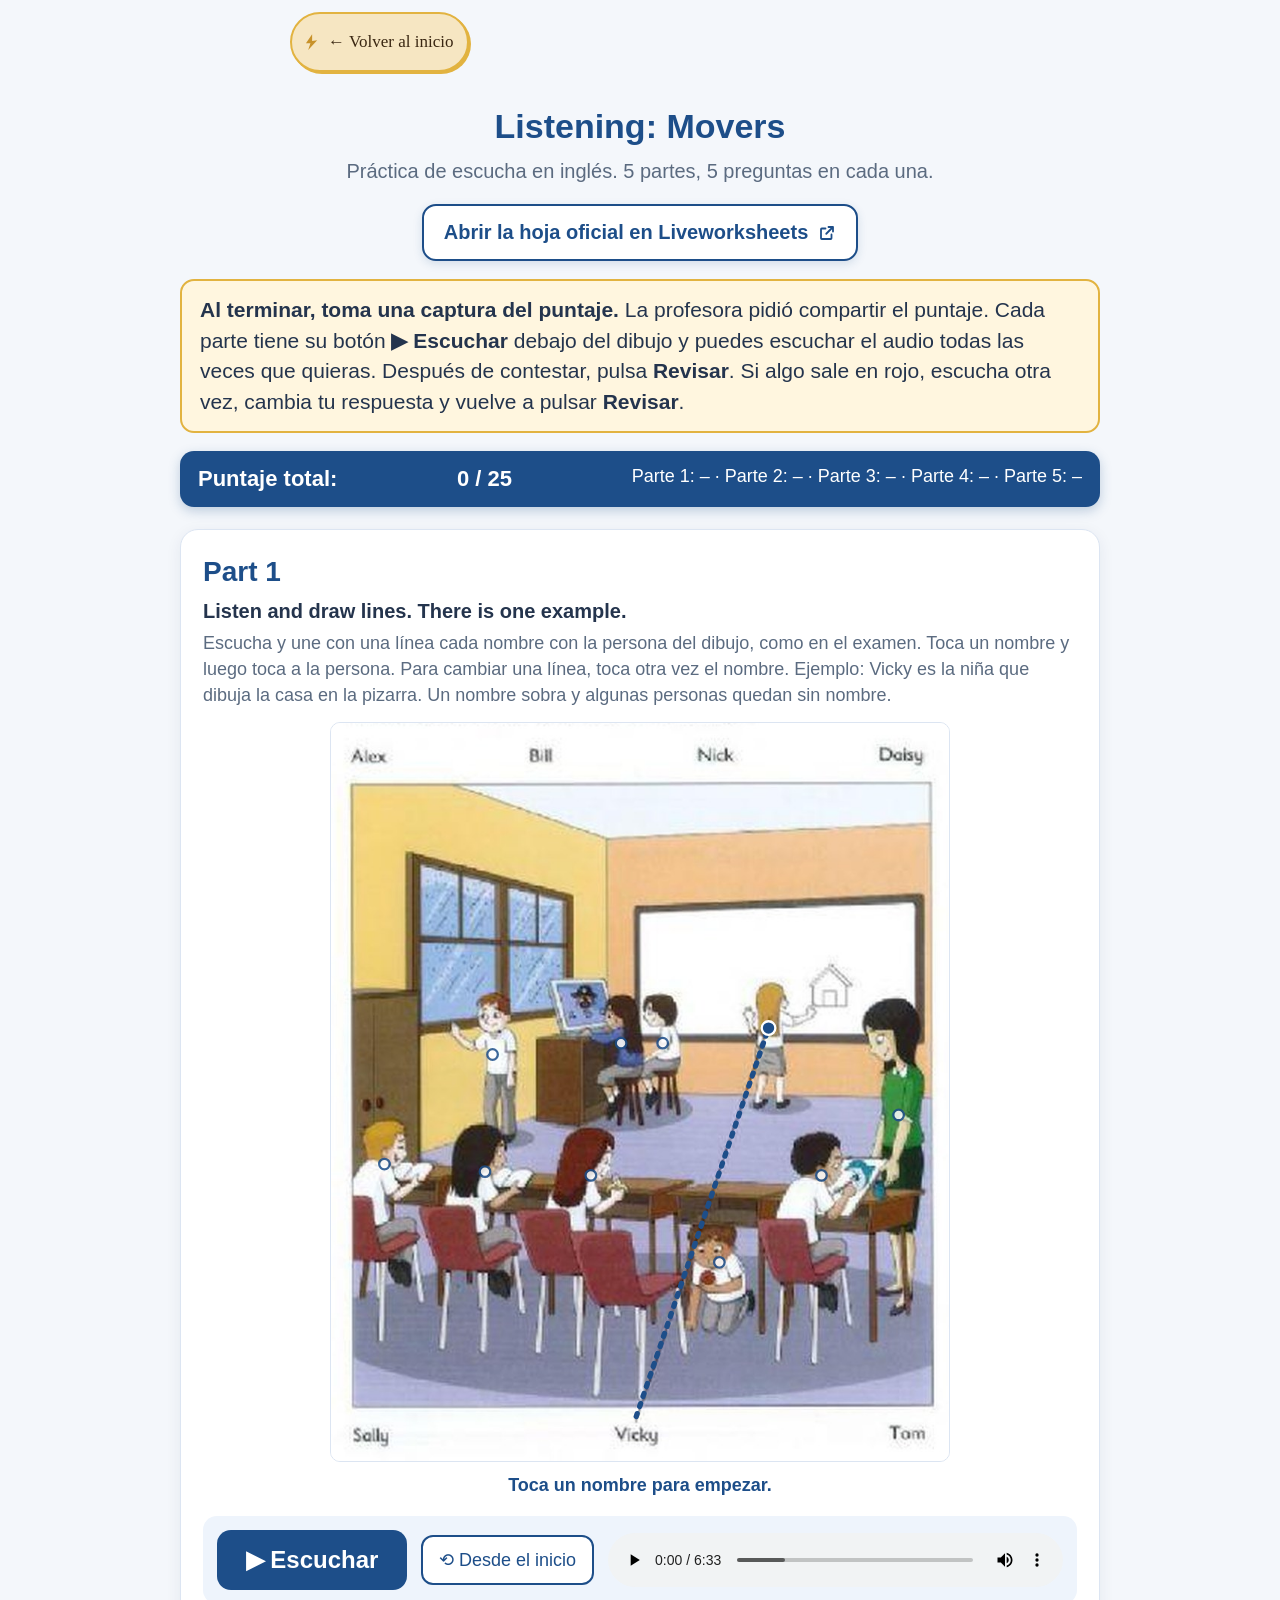
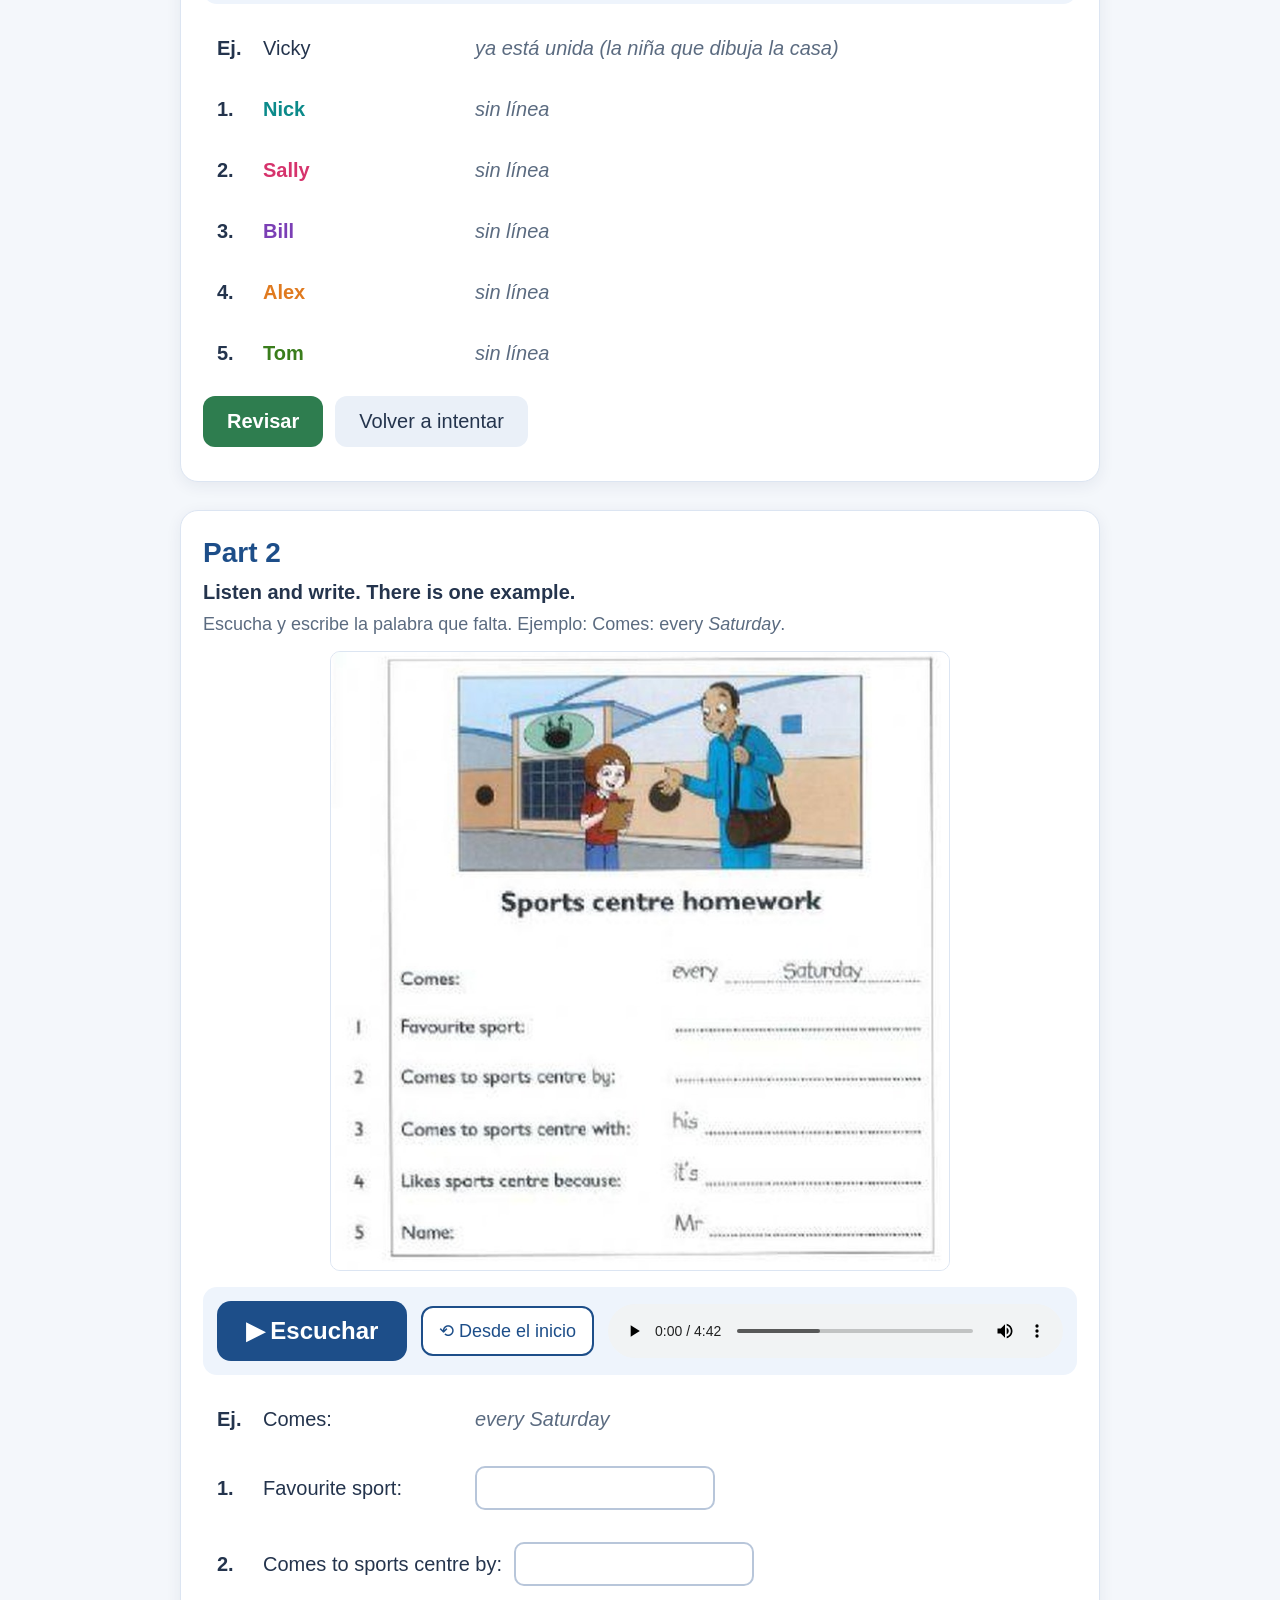
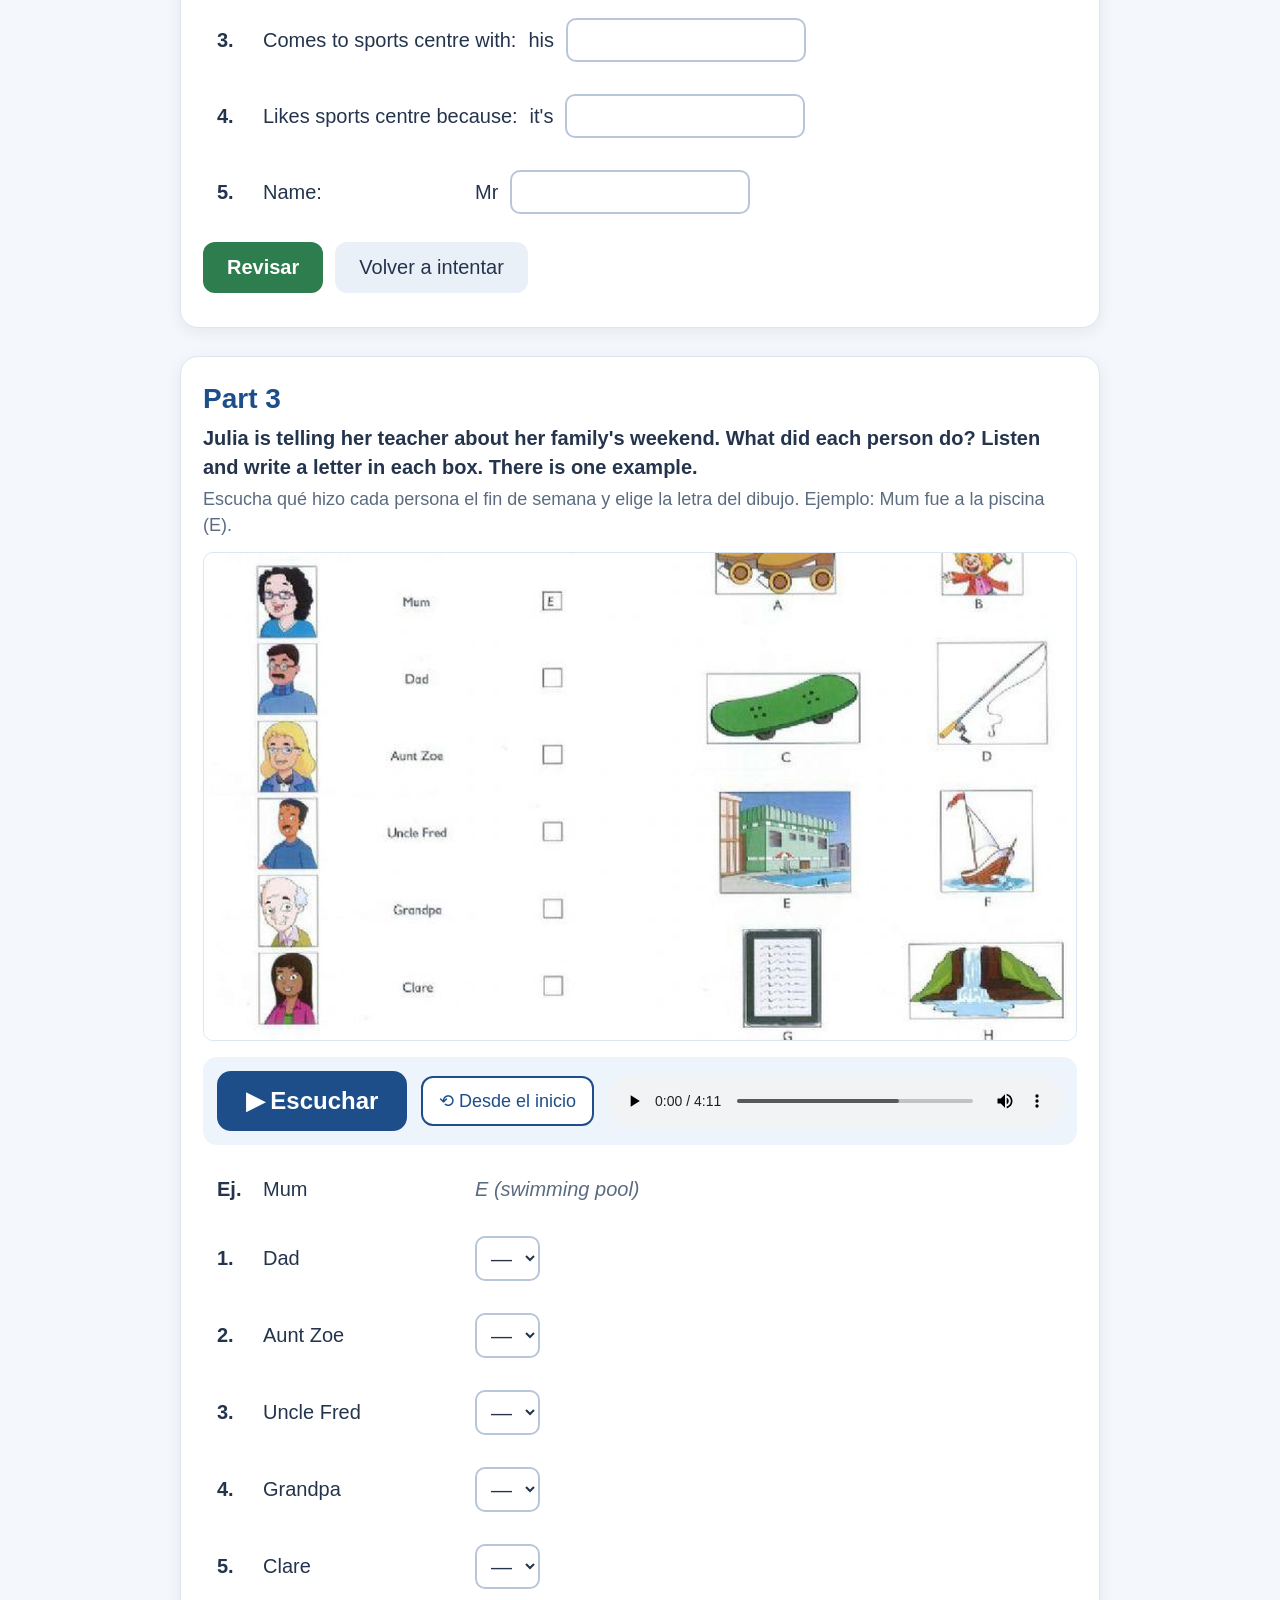
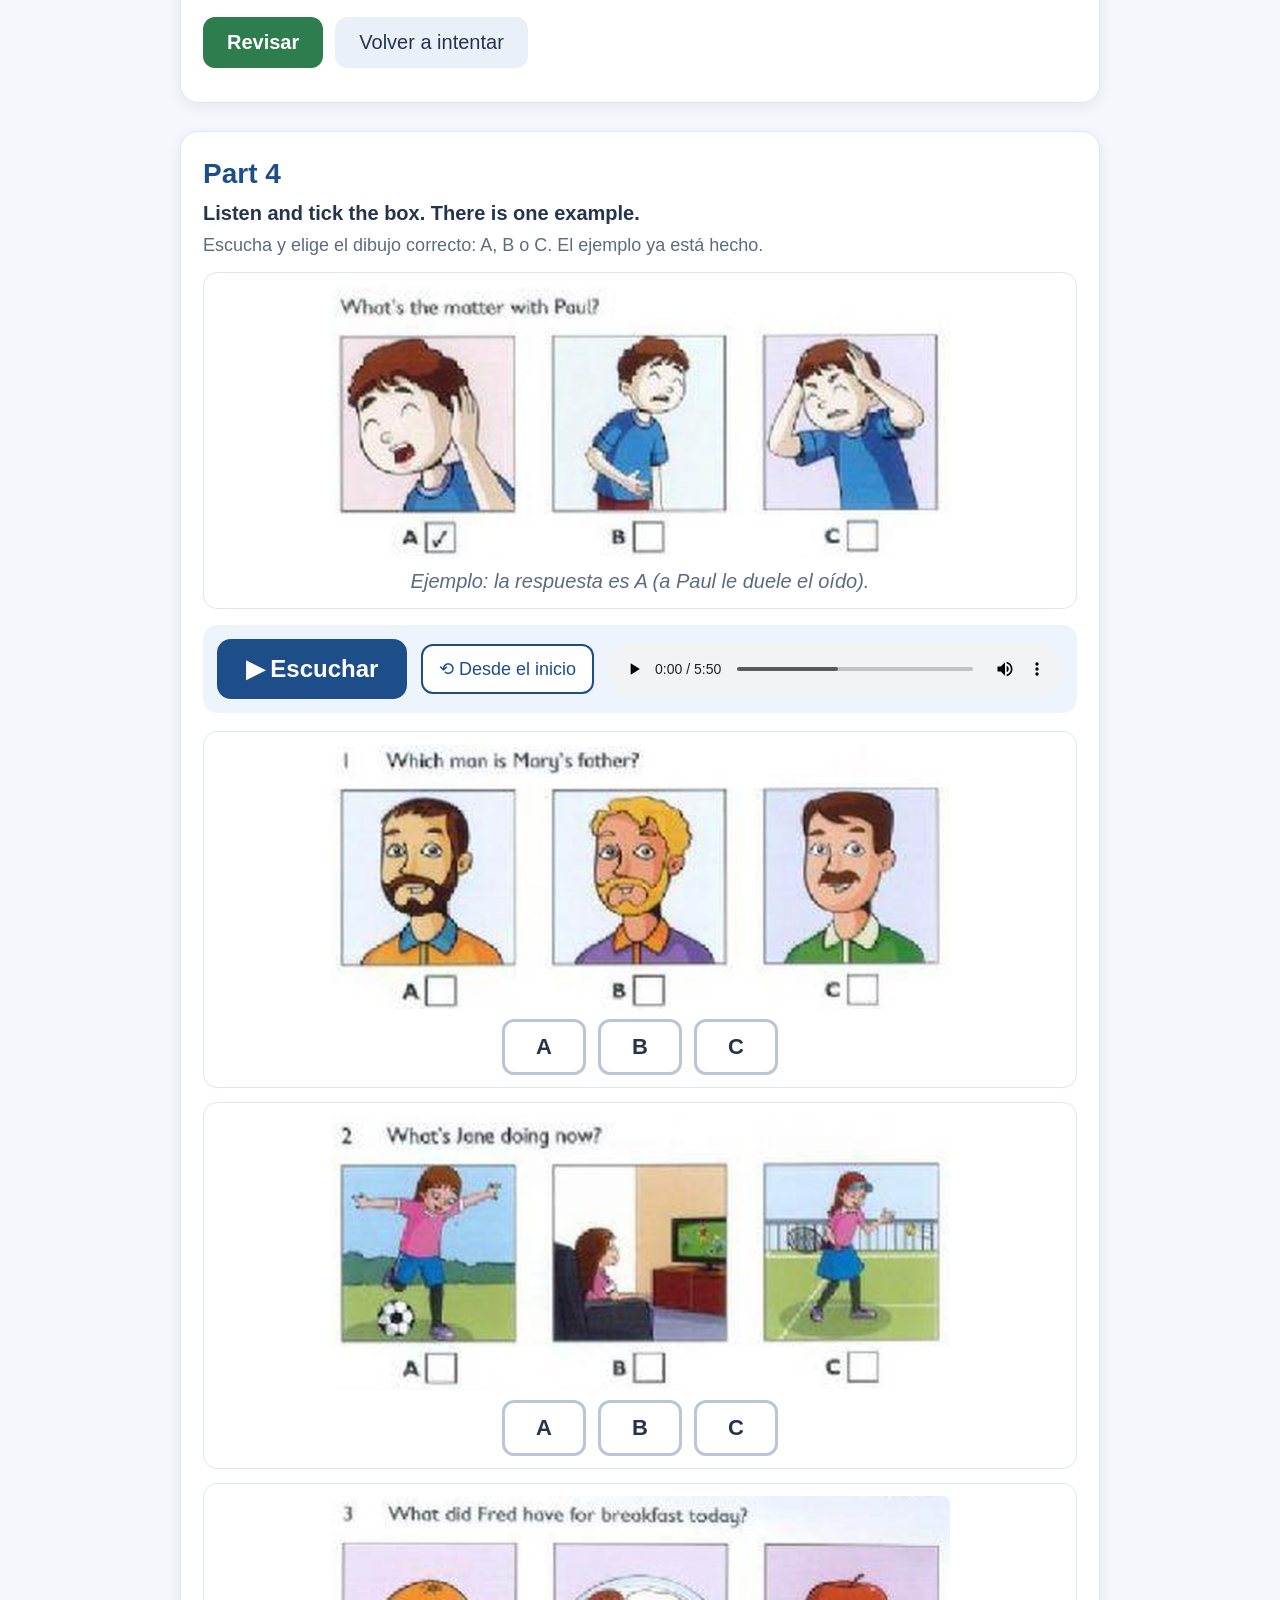
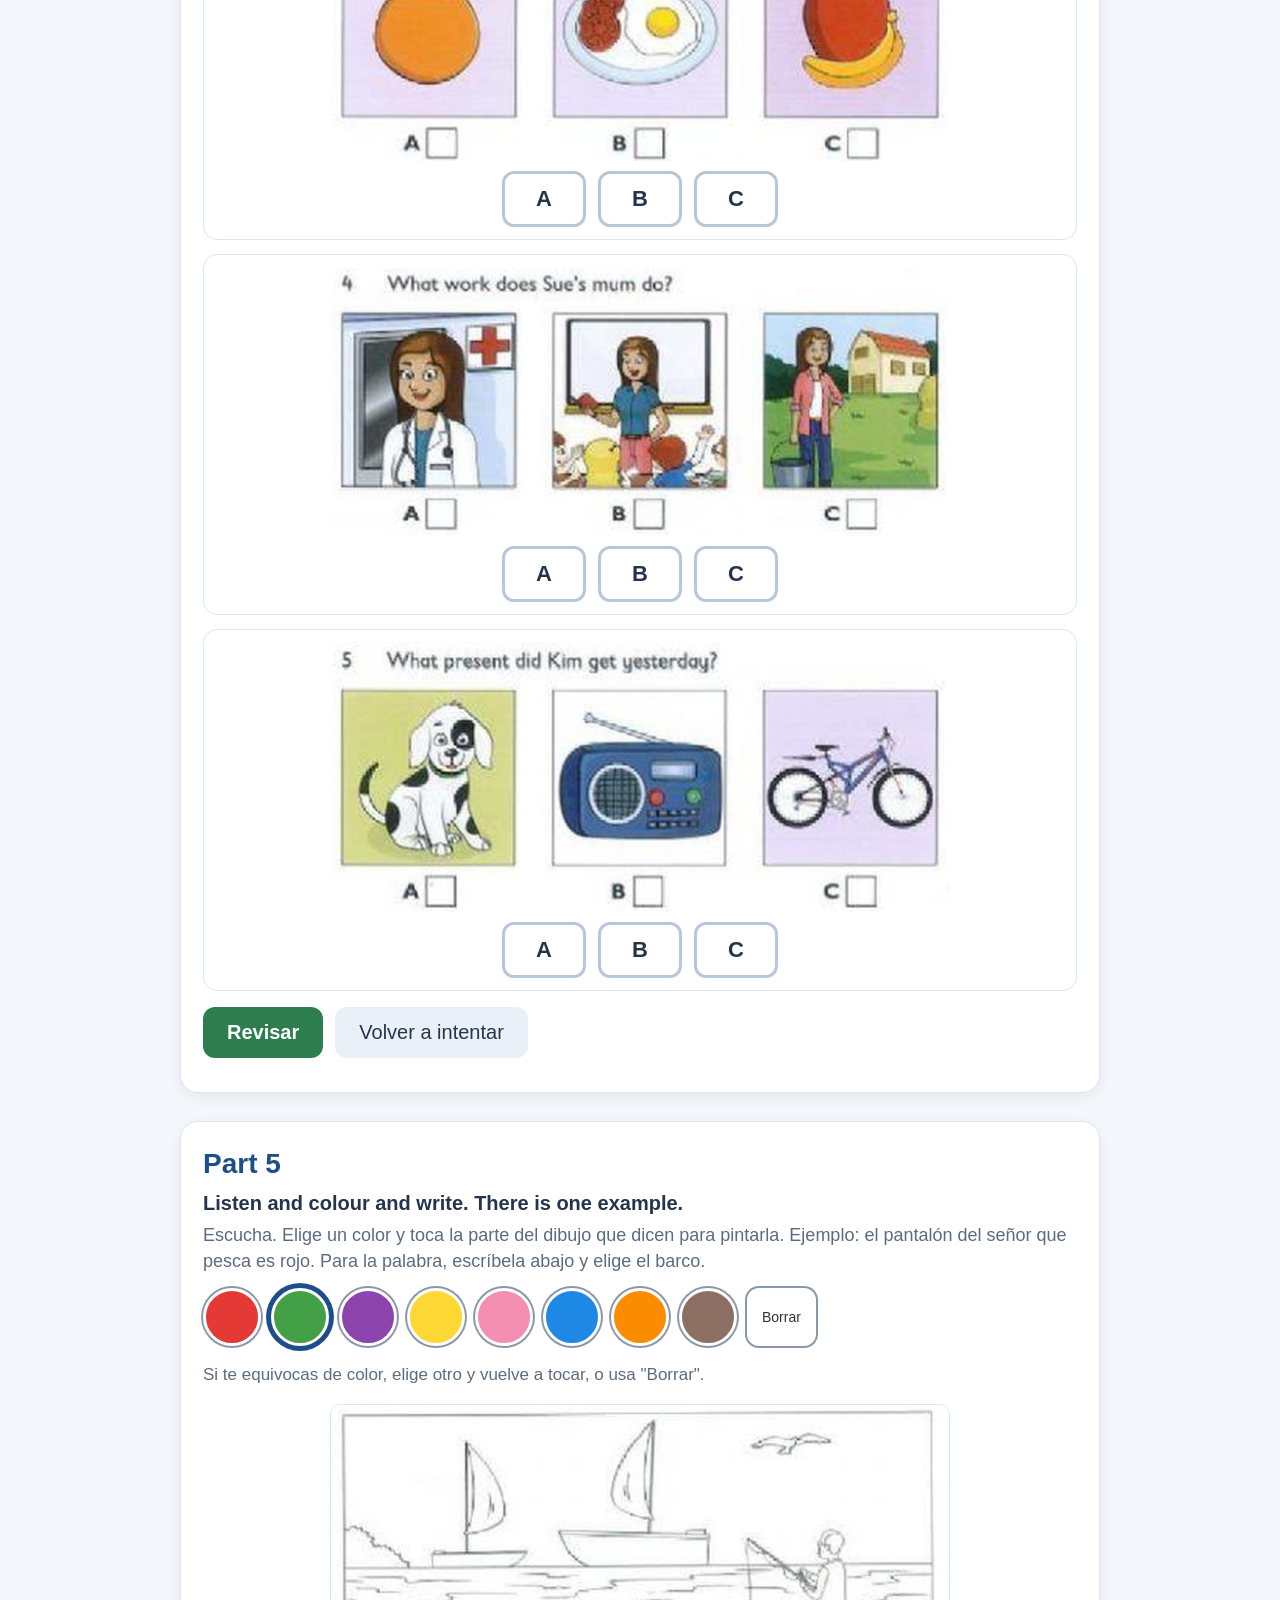
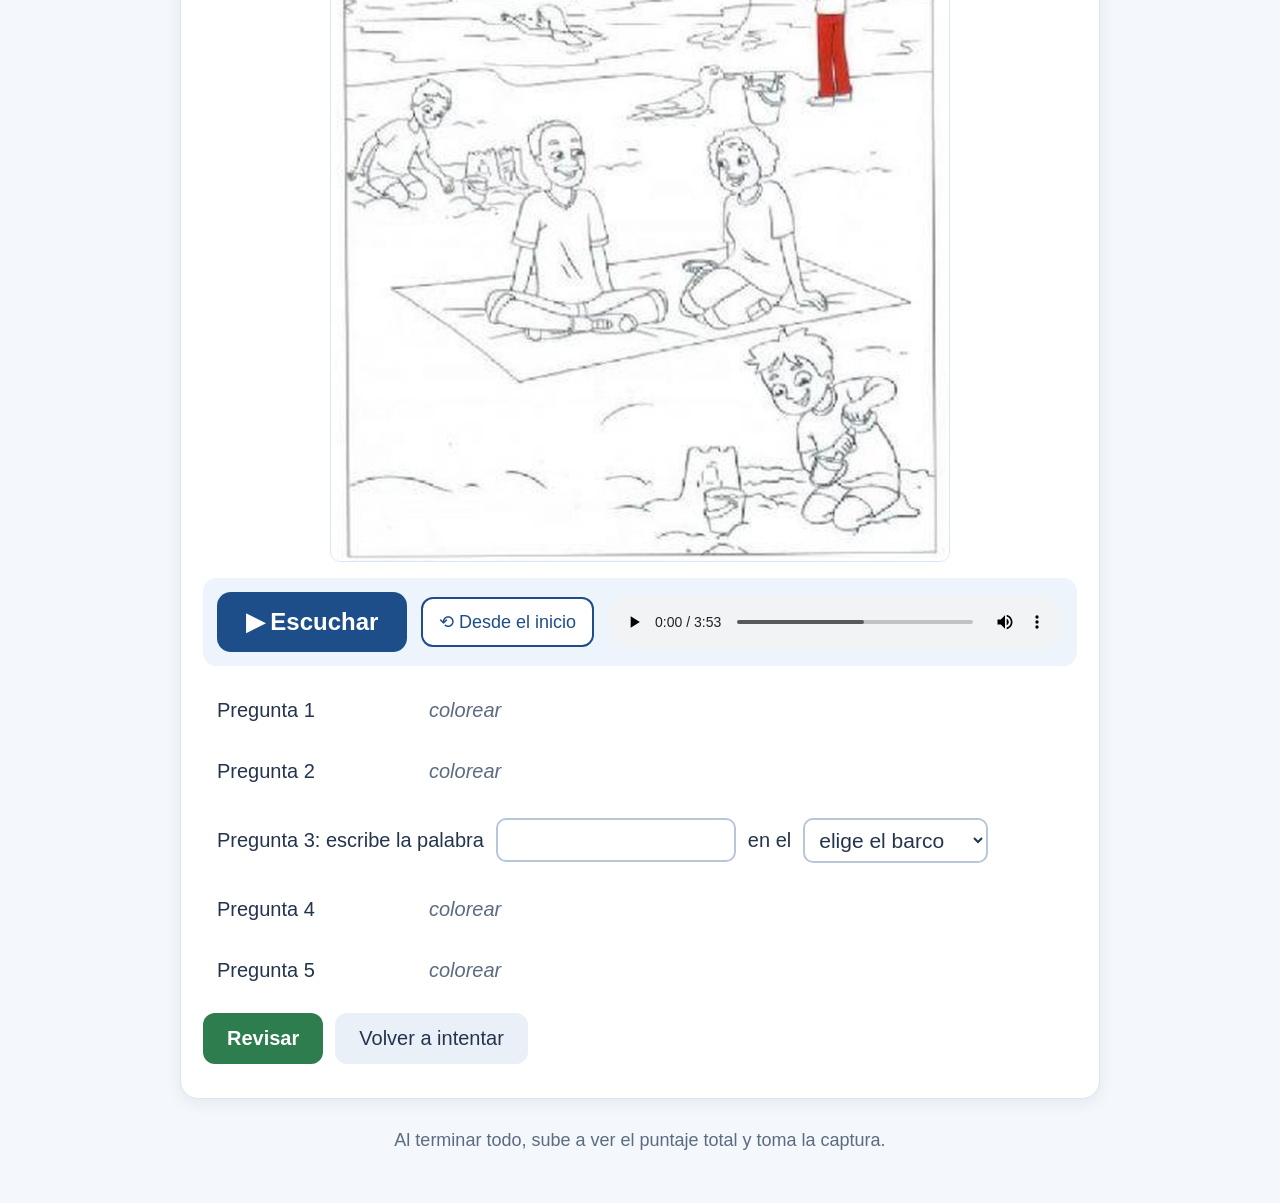
<file: ingles/listening-movers.html>
<!DOCTYPE html>
<html lang="es"><head><meta charset="utf-8"><meta name="viewport" content="width=device-width, initial-scale=1"><title>Listening: Movers (5 partes)</title><link rel="stylesheet" href="../actividad.css">
<style>
  body { margin:0; background:#f4f7fb; }
  #lm { font-family: Arial, sans-serif; max-width: 960px; margin: 0 auto; padding: 20px; color:#24344d; font-size: 20px; line-height: 1.45; box-sizing:border-box; }
  #lm * { box-sizing:border-box; }
  #lm h1 { color:#1d4e89; text-align:center; font-size:34px; margin:10px 0 6px; }
  #lm .sub { text-align:center; color:#5b6b80; margin:0 0 18px; }
  #lm .aviso { background:#fff6df; border:2px solid #e2b340; border-radius:14px; padding:14px 18px; font-size:21px; margin-bottom:18px; }
  #lm .total { position:sticky; top:0; z-index:5; background:#1d4e89; color:#fff; border-radius:14px; padding:12px 18px; font-size:22px; font-weight:bold; display:flex; justify-content:space-between; flex-wrap:wrap; gap:8px; margin-bottom:22px; box-shadow:0 4px 12px #1d4e8940; }
  #lm .total span.parts { font-weight:normal; font-size:18px; }
  #lm .part { background:#fff; border:1px solid #dce5f2; border-radius:18px; padding:22px; margin-bottom:28px; box-shadow:0 4px 16px #20305012; }
  #lm .part h2 { color:#1d4e89; margin:0 0 4px; font-size:28px; }
  #lm .instr { margin:4px 0 4px; font-weight:bold; }
  #lm .instr-es { margin:0 0 14px; color:#5b6b80; font-size:18px; }
  #lm .pic { position:relative; width:100%; margin:0 auto; }
  #lm .pic img { display:block; width:100%; height:auto; border-radius:10px; border:1px solid #dce5f2; }
  #lm .pic.narrow { max-width:620px; }
  #lm .player { display:flex; align-items:center; gap:14px; flex-wrap:wrap; margin:16px 0 18px; padding:14px; background:#eef4fc; border-radius:14px; }
  #lm .play { font-size:24px; font-weight:bold; background:#1d4e89; color:#fff; border:none; border-radius:14px; padding:16px 28px; cursor:pointer; min-width:190px; }
  #lm .play:hover { background:#163d6c; }
  #lm .restart { font-size:18px; background:#fff; color:#1d4e89; border:2px solid #1d4e89; border-radius:12px; padding:12px 16px; cursor:pointer; }
  #lm audio { flex:1 1 260px; min-width:240px; }
  #lm .q { display:flex; align-items:center; gap:12px; flex-wrap:wrap; padding:10px 12px; margin:8px 0; border-radius:12px; border:2px solid transparent; }
  #lm .q .num { font-weight:bold; min-width:34px; }
  #lm .q .label { min-width:200px; }
  #lm select, #lm input[type=text] { font-size:21px; padding:8px 10px; border:2px solid #b8c6da; border-radius:10px; background:#fff; color:#24344d; }
  #lm input[type=text] { width:240px; }
  #lm .q.ok { background:#e8f8ec; border-color:#29a45c; }
  #lm .q.bad { background:#fff0f0; border-color:#df5555; }
  #lm .fb { flex-basis:100%; font-size:18px; display:none; }
  #lm .q.ok .fb, #lm .q.bad .fb { display:block; }
  #lm .q.ok .fb { color:#1f7a45; }
  #lm .q.bad .fb { color:#a33030; }
  #lm .ex { color:#5b6b80; font-style:italic; }
  #lm .actions { display:flex; gap:12px; flex-wrap:wrap; align-items:center; margin-top:16px; }
  #lm .btn { font-size:20px; border:none; border-radius:12px; padding:14px 24px; cursor:pointer; background:#2e7d4f; color:#fff; font-weight:bold; }
  #lm .btn.sec { background:#eaf0f8; color:#24344d; font-weight:normal; }
  #lm .score { font-size:22px; font-weight:bold; color:#1d4e89; }
  #lm .msg { flex-basis:100%; font-size:19px; }
  #lm .tag { position:absolute; transform:translate(-50%,-50%); background:#ffde59; color:#222; border:2px solid #222; border-radius:50%; width:34px; height:34px; display:flex; align-items:center; justify-content:center; font-weight:bold; font-size:18px; box-shadow:1px 1px 0 #222; }
  #lm .tag.exa { background:#cfe3ff; }
  #lm .p1wrap { position:relative; max-width:620px; margin:0 auto; touch-action:manipulation; user-select:none; -webkit-user-select:none; }
  #lm .p1wrap img { display:block; width:100%; height:auto; border-radius:10px; border:1px solid #dce5f2; }
  #lm .p1wrap svg { position:absolute; inset:0; width:100%; height:100%; }
  #lm .p1hint { text-align:center; font-size:18px; color:#1d4e89; font-weight:bold; min-height:28px; margin:10px 0 0; }
  #lm .p1name { cursor:pointer; }
  #lm .p1name rect { fill:#ffffff; fill-opacity:.01; stroke:none; }
  #lm .p1name.sel rect { fill:#ffde59; fill-opacity:.3; stroke:#c8922a; stroke-width:3; }
  #lm .p1name.used rect { fill:none; stroke:#1d4e89; stroke-width:3; }
  #lm .p1per { cursor:pointer; }
  #lm .p1per circle.hit { fill:#fff; fill-opacity:.01; stroke:none; }
  #lm .p1per circle.dot { fill:#ffffff; stroke:#1d4e89; stroke-width:3; opacity:.85; }
  #lm.p1armed .p1per circle.hit { fill:#ffde59; fill-opacity:.18; stroke:#c8922a; stroke-width:2; stroke-dasharray:6 5; }
  #lm .p1line { stroke-width:7; stroke-linecap:round; fill:none; }
  #lm .p1line.okl { stroke:#29a45c !important; }
  #lm .p1line.badl { stroke:#df5555 !important; stroke-dasharray:14 9; }
  #lm .p1end { stroke:#fff; stroke-width:3; }
  #lm #p1qs .q .x { margin-left:auto; font-size:17px; background:#fff; border:2px solid #b8c6da; border-radius:10px; padding:6px 12px; cursor:pointer; color:#24344d; }
  #lm .oficial { display:flex; justify-content:center; margin:0 0 18px; }
  #lm .oficial a { display:inline-flex; align-items:center; justify-content:center; text-align:center; gap:10px; max-width:100%; background:#fff; color:#1d4e89; border:2px solid #1d4e89; border-radius:14px; padding:12px 20px; font-size:20px; font-weight:bold; text-decoration:none; box-shadow:0 3px 10px #1d4e8926; }
  #lm .oficial a:hover { background:#eef4fc; }
  #lm .oficial a:focus-visible { outline:3px solid #e2b340; outline-offset:3px; }
  #lm .oficial svg { flex:none; }
  @media (max-width:700px) {
    #lm { padding:12px; }
    #lm .total { position:static; font-size:18px; padding:10px 14px; }
    #lm .total span.parts { font-size:15px; }
    #lm .part { padding:14px; }
  }
  #lm .p4q { border:1px solid #dce5f2; border-radius:14px; padding:12px; margin:14px 0; }
  #lm .p4q img { width:100%; max-width:620px; display:block; margin:0 auto; border-radius:8px; }
  #lm .choices { display:flex; gap:12px; justify-content:center; margin-top:10px; }
  #lm .choice { font-size:22px; font-weight:bold; width:84px; padding:12px 0; border-radius:12px; border:3px solid #b8c6da; background:#fff; cursor:pointer; color:#24344d; }
  #lm .choice.sel { border-color:#1d4e89; background:#dbe8fa; }
  #lm .p4q.ok { background:#e8f8ec; border-color:#29a45c; }
  #lm .p4q.bad { background:#fff0f0; border-color:#df5555; }
  #lm .p4q .fb { text-align:center; }
  #lm .p4q.ok .fb, #lm .p4q.bad .fb { display:block; }
  #lm .p4q.ok .fb { color:#1f7a45; } #lm .p4q.bad .fb { color:#a33030; }
  /* Parte 5 */
  #lm .palette { display:flex; gap:10px; flex-wrap:wrap; align-items:center; margin:10px 0 14px; }
  #lm .sw { width:58px; height:58px; border-radius:50%; border:3px solid #fff; box-shadow:0 0 0 2px #8a97a8; cursor:pointer; }
  #lm .sw.sel { box-shadow:0 0 0 5px #1d4e89; }
  #lm .sw.borrar { background:#fff; font-size:14px; color:#333; width:auto; border-radius:12px; padding:0 12px; height:58px; }
  #lm .hs { position:absolute; cursor:pointer; border-radius:40%; mix-blend-mode:multiply; }
  #lm .hs:hover { outline:2px dashed #1d4e8988; }
  #lm .boatword { position:absolute; font-family:"Comic Sans MS","Chalkboard SE",Arial,sans-serif; font-weight:bold; color:#1d2a6b; transform:translate(-50%,-50%); pointer-events:none; font-size:22px; letter-spacing:1px; }
  #lm .hint { font-size:17px; color:#5b6b80; }
  #lm .back-top { text-align:center; font-size:18px; color:#5b6b80; margin:10px 0 30px; }
</style></head><body>
<nav class="portal-volver" aria-label="Inicio"><a href="../index.html"><svg xmlns="http://www.w3.org/2000/svg" width="18" height="18" viewBox="0 0 64 64" aria-hidden="true"><polygon points="36,4 14,36 30,36 22,60 54,26 36,28" fill="#c8922a"/></svg>← Volver al inicio</a></nav>

<div id="lm">
  <h1>Listening: Movers</h1>
  <p class="sub">Práctica de escucha en inglés. 5 partes, 5 preguntas en cada una.</p>
  <p class="oficial"><a href="https://www.liveworksheets.com/worksheet/en/esl-listening/1933370" target="_blank" rel="noopener noreferrer">Abrir la hoja oficial en Liveworksheets <svg width="18" height="18" viewBox="0 0 24 24" aria-hidden="true"><path d="M14 4h6v6M20 4l-9 9M18 14v5a1 1 0 0 1-1 1H5a1 1 0 0 1-1-1V7a1 1 0 0 1 1-1h5" fill="none" stroke="currentColor" stroke-width="2.4" stroke-linecap="round" stroke-linejoin="round"/></svg></a></p>
  <div class="aviso"><strong>Al terminar, toma una captura del puntaje.</strong> La profesora pidió compartir el puntaje. Cada parte tiene su botón <strong>▶ Escuchar</strong> debajo del dibujo y puedes escuchar el audio todas las veces que quieras. Después de contestar, pulsa <strong>Revisar</strong>. Si algo sale en rojo, escucha otra vez, cambia tu respuesta y vuelve a pulsar <strong>Revisar</strong>.</div>
  <div class="total" id="total">Puntaje total: <span id="totalNum">0 / 25</span> <span class="parts" id="totalParts">Parte 1: – · Parte 2: – · Parte 3: – · Parte 4: – · Parte 5: –</span></div>

  <!-- PARTE 1 -->
  <section class="part" id="p1">
    <h2>Part 1</h2>
    <p class="instr">Listen and draw lines. There is one example.</p>
    <p class="instr-es">Escucha y une con una línea cada nombre con la persona del dibujo, como en el examen. Toca un nombre y luego toca a la persona. Para cambiar una línea, toca otra vez el nombre. Ejemplo: Vicky es la niña que dibuja la casa en la pizarra. Un nombre sobra y algunas personas quedan sin nombre.</p>
    <div class="p1wrap" id="p1pic"><img src="listening-movers/part1.jpg" alt="Classroom picture with children and names around it"></div>
    <p class="p1hint" id="p1hint">Toca un nombre para empezar.</p>
    <div class="player" data-audio="listening-movers/part1.mp3"></div>
    <div class="qs" id="p1qs"></div>
    <div class="actions"><button class="btn" data-check="1">Revisar</button><button class="btn sec" data-reset="1">Volver a intentar</button><span class="score" id="s1"></span><div class="msg" id="m1"></div></div>
  </section>

  <!-- PARTE 2 -->
  <section class="part" id="p2">
    <h2>Part 2</h2>
    <p class="instr">Listen and write. There is one example.</p>
    <p class="instr-es">Escucha y escribe la palabra que falta. Ejemplo: Comes: every <em>Saturday</em>.</p>
    <div class="pic narrow"><img src="listening-movers/part2.jpg" alt="Sports centre homework form"></div>
    <div class="player" data-audio="listening-movers/part2.mp3"></div>
    <div class="qs" id="p2qs"></div>
    <div class="actions"><button class="btn" data-check="2">Revisar</button><button class="btn sec" data-reset="2">Volver a intentar</button><span class="score" id="s2"></span><div class="msg" id="m2"></div></div>
  </section>

  <!-- PARTE 3 -->
  <section class="part" id="p3">
    <h2>Part 3</h2>
    <p class="instr">Julia is telling her teacher about her family's weekend. What did each person do? Listen and write a letter in each box. There is one example.</p>
    <p class="instr-es">Escucha qué hizo cada persona el fin de semana y elige la letra del dibujo. Ejemplo: Mum fue a la piscina (E).</p>
    <div class="pic"><img src="listening-movers/part3.jpg" alt="Family members and pictures A to H"></div>
    <div class="player" data-audio="listening-movers/part3.mp3"></div>
    <div class="qs" id="p3qs"></div>
    <div class="actions"><button class="btn" data-check="3">Revisar</button><button class="btn sec" data-reset="3">Volver a intentar</button><span class="score" id="s3"></span><div class="msg" id="m3"></div></div>
  </section>

  <!-- PARTE 4 -->
  <section class="part" id="p4">
    <h2>Part 4</h2>
    <p class="instr">Listen and tick the box. There is one example.</p>
    <p class="instr-es">Escucha y elige el dibujo correcto: A, B o C. El ejemplo ya está hecho.</p>
    <div class="p4q"><img src="listening-movers/p4-ej.jpg" alt="Example: What's the matter with Paul?"><p class="ex" style="text-align:center;margin:8px 0 0">Ejemplo: la respuesta es A (a Paul le duele el oído).</p></div>
    <div class="player" data-audio="listening-movers/part4.mp3"></div>
    <div id="p4qs"></div>
    <div class="actions"><button class="btn" data-check="4">Revisar</button><button class="btn sec" data-reset="4">Volver a intentar</button><span class="score" id="s4"></span><div class="msg" id="m4"></div></div>
  </section>

  <!-- PARTE 5 -->
  <section class="part" id="p5">
    <h2>Part 5</h2>
    <p class="instr">Listen and colour and write. There is one example.</p>
    <p class="instr-es">Escucha. Elige un color y toca la parte del dibujo que dicen para pintarla. Ejemplo: el pantalón del señor que pesca es rojo. Para la palabra, escríbela abajo y elige el barco.</p>
    <div class="palette" id="palette"></div>
    <p class="hint">Si te equivocas de color, elige otro y vuelve a tocar, o usa "Borrar".</p>
    <div class="pic narrow" id="p5pic"><img src="listening-movers/part5.jpg" alt="Beach picture to colour"></div>
    <div class="player" data-audio="listening-movers/part5.mp3"></div>
    <div class="q" id="p5word"><span class="label">Pregunta 3: escribe la palabra</span><input type="text" id="wordIn" autocomplete="off" spellcheck="false" aria-label="Palabra"><span>en el</span><select id="boatIn"><option value="">elige el barco</option><option value="big">barco grande</option><option value="small">barco pequeño</option></select><div class="fb"></div></div>
        <div class="qs" id="p5qs"></div>
    <div class="actions"><button class="btn" data-check="5">Revisar</button><button class="btn sec" data-reset="5">Volver a intentar</button><span class="score" id="s5"></span><div class="msg" id="m5"></div></div>
  </section>
  <p class="back-top">Al terminar todo, sube a ver el puntaje total y toma la captura.</p>
</div>

<script>
(function () {
  var LETTERS8 = ["A","B","C","D","E","F","G","H"];
  var scores = {1:null,2:null,3:null,4:null,5:null};

  /* ---------- Reproductores ---------- */
  var allAudios = [];
  document.querySelectorAll("#lm .player").forEach(function (box) {
    var a = document.createElement("audio");
    a.src = box.getAttribute("data-audio"); a.preload = "metadata"; a.controls = true;
    var play = document.createElement("button"); play.className = "play"; play.type = "button"; play.textContent = "▶ Escuchar";
    var rs = document.createElement("button"); rs.className = "restart"; rs.type = "button"; rs.textContent = "⟲ Desde el inicio";
    play.onclick = function () { if (a.paused) { a.play(); } else { a.pause(); } };
    rs.onclick = function () { a.currentTime = 0; a.play(); };
    a.addEventListener("play", function () { allAudios.forEach(function (o) { if (o !== a) o.pause(); }); play.textContent = "❚❚ Pausa"; });
    a.addEventListener("pause", function () { play.textContent = "▶ Escuchar"; });
    a.addEventListener("ended", function () { play.textContent = "▶ Escuchar otra vez"; });
    allAudios.push(a);
    box.appendChild(play); box.appendChild(rs); box.appendChild(a);
  });

  function el(tag, cls, txt) { var e = document.createElement(tag); if (cls) e.className = cls; if (txt != null) e.textContent = txt; return e; }
  function norm(s) { return (s || "").toLowerCase().replace(/[.’'´`]/g, "").replace(/\s+/g, " ").trim(); }
  function select(opts) { var s = el("select"); s.appendChild(new Option("—", "")); opts.forEach(function (o) { s.appendChild(new Option(o, o)); }); return s; }

  /* ---------- Parte 1 ---------- */
  // Dibujo de 820x980. Nombres alrededor y personas (coordenadas de la imagen).
  var SVGNS = "http://www.w3.org/2000/svg";
  var NAMES = { Alex:[50,42,"t"], Bill:[278,42,"t"], Nick:[510,42,"t"], Daisy:[757,42,"t"], Sally:[52,943,"b"], Vicky:[405,943,"b"], Tom:[764,943,"b"] };
  var PEOPLE = { A:[215,440], B:[385,425], C:[440,425], D:[580,405], E:[752,520], F:[72,585], G:[205,595], H:[345,600], I:[515,715], J:[650,600] };
  var COLORS = { Alex:"#e07a1f", Bill:"#7b3fb5", Nick:"#0b8a8a", Daisy:"#c2185b", Sally:"#d6336c", Tom:"#3a7d1c" };
  var P1 = [
    { name: "Nick", ans: "J", hint: "Nick es el niño que está pintando un dibujo.",  why: "Nick es el niño que pinta un dibujo (un delfín). Está sentado a la derecha, con su dibujo en la mano." },
    { name: "Sally", ans: "B", hint: "Sally juega en la computadora; tiene el pelo más largo y lleva suéter.",  why: "Sally es la niña que juega en la computadora: la de pelo más largo que lleva suéter." },
    { name: "Bill", ans: "F", hint: "Bill está junto al armario, leyendo un libro y riéndose.",  why: "Bill está junto al armario y lee un libro. Se ríe porque el libro es de un payaso." },
    { name: "Alex", ans: "A", hint: "Alex es el niño que no está feliz y mira por la ventana.",  why: "Alex es el niño que mira por la ventana. Está triste porque quería jugar fútbol." },
    { name: "Tom", ans: "I", hint: "Tom está debajo de la mesa comiendo una manzana.",  why: "Tom es el niño que está debajo de la mesa comiendo una manzana." }
  ];
  var MAXLINES = P1.length;
  var p1pic = document.getElementById("p1pic"), p1hint = document.getElementById("p1hint"), lmRoot = document.getElementById("lm");
  var svg = document.createElementNS(SVGNS, "svg"); svg.setAttribute("viewBox", "0 0 820 980"); svg.setAttribute("preserveAspectRatio", "none");
  function sv(tag, attrs, parent) { var e = document.createElementNS(SVGNS, tag); for (var k in attrs) e.setAttribute(k, attrs[k]); (parent || svg).appendChild(e); return e; }
  var linesG = sv("g", {}), peopleG = sv("g", {}), namesG = sv("g", {});
  function anchor(n) { var a = NAMES[n]; return [a[0], a[2] === "t" ? a[1] + 22 : a[1] - 24]; }
  // Ejemplo ya dibujado: Vicky -> D
  (function () { var s = anchor("Vicky"), e = PEOPLE.D;
    sv("line", { x1:s[0], y1:s[1], x2:e[0], y2:e[1], "class":"p1line", stroke:"#1d4e89", "stroke-dasharray":"4 10", "stroke-width":"6" }, linesG);
    sv("circle", { cx:e[0], cy:e[1], r:9, fill:"#1d4e89", "class":"p1end" }, linesG); })();
  var selName = null, links = {}, lineEls = {}, nameEls = {};
  Object.keys(PEOPLE).forEach(function (id) {
    if (id === "D") return;
    var g = sv("g", { "class":"p1per", "data-p":id }, peopleG);
    sv("circle", { cx:PEOPLE[id][0], cy:PEOPLE[id][1], r:46, "class":"hit" }, g);
    sv("circle", { cx:PEOPLE[id][0], cy:PEOPLE[id][1], r:7, "class":"dot" }, g);
    g.addEventListener("click", function () { tapPerson(id); });
  });
  Object.keys(NAMES).forEach(function (n) {
    if (n === "Vicky") return;
    var a = NAMES[n], g = sv("g", { "class":"p1name", "data-n":n }, namesG);
    sv("rect", { x:a[0] - 62, y:a[1] - 34, width:124, height:68, rx:16 }, g);
    g.addEventListener("click", function () { tapName(n); });
    nameEls[n] = g;
  });
  p1pic.appendChild(svg);
  function say(s) { p1hint.textContent = s; }
  function refresh() {
    Object.keys(nameEls).forEach(function (n) { nameEls[n].classList.toggle("sel", n === selName); nameEls[n].classList.toggle("used", !!links[n] && n !== selName); });
    lmRoot.classList.toggle("p1armed", !!selName);
    P1.forEach(function (q) { var v = links[q.name] || ""; q.input.value = v;
      q.state.textContent = v ? "unido ✓" : "sin línea"; q.x.style.display = v ? "" : "none"; });
  }
  function clearMarks() { P1.forEach(function (q) { q.row.classList.remove("ok", "bad"); q.row.querySelector(".fb").textContent = ""; });
    Object.keys(lineEls).forEach(function (n) { lineEls[n].line.classList.remove("okl", "badl"); }); }
  function removeLink(n) { if (lineEls[n]) { lineEls[n].line.remove(); lineEls[n].end.remove(); delete lineEls[n]; } delete links[n]; }
  function tapName(n) {
    if (selName === n) { selName = null; say("Toca un nombre para empezar."); refresh(); return; }
    var count = Object.keys(links).filter(function (k) { return k !== n; }).length;
    if (!links[n] && count >= MAXLINES) { say("Ya hay " + MAXLINES + " líneas. Toca un nombre unido para cambiar su línea."); return; }
    selName = n; say(links[n] ? "Toca otra persona para cambiar la línea de " + n + ", o toca Borrar." : "Ahora toca a " + n + " en el dibujo.");
    refresh();
  }
  function tapPerson(id) {
    if (!selName) { say("Primero toca un nombre."); return; }
    var n = selName;
    Object.keys(links).forEach(function (k) { if (links[k] === id && k !== n) removeLink(k); });
    removeLink(n);
    var s = anchor(n), e = PEOPLE[id], c = COLORS[n] || "#1d4e89";
    var line = sv("line", { x1:s[0], y1:s[1], x2:e[0], y2:e[1], "class":"p1line", style:"stroke:" + c }, linesG);
    var end = sv("circle", { cx:e[0], cy:e[1], r:10, style:"fill:" + c, "class":"p1end" }, linesG);
    lineEls[n] = { line:line, end:end }; links[n] = id; selName = null;
    clearMarks(); say("Línea de " + n + " lista. Toca otro nombre.");
    refresh();
  }
  var p1qs = document.getElementById("p1qs");
  var ex1 = el("div", "q"); ex1.innerHTML = '<span class="num">Ej.</span><span class="label">Vicky</span><span class="ex">ya está unida (la niña que dibuja la casa)</span>'; p1qs.appendChild(ex1);
  P1.forEach(function (q, i) {
    var row = el("div", "q"); row.appendChild(el("span", "num", (i + 1) + "."));
    var lab = el("span", "label", q.name); lab.style.color = COLORS[q.name]; lab.style.fontWeight = "bold"; row.appendChild(lab);
    q.state = el("span", "ex", "sin línea"); row.appendChild(q.state);
    q.x = el("button", "x", "Borrar"); q.x.type = "button"; q.x.style.display = "none";
    q.x.onclick = function () { removeLink(q.name); if (selName === q.name) selName = null; clearMarks(); say("Línea borrada."); refresh(); };
    row.appendChild(q.x); row.appendChild(el("div", "fb"));
    q.row = row; q.input = { value: "" }; p1qs.appendChild(row);
  });
  function resetP1() { Object.keys(links).forEach(removeLink); selName = null; say("Toca un nombre para empezar."); refresh(); }
  function markP1Lines() { P1.forEach(function (q) { var l = lineEls[q.name]; if (l) l.line.classList.add(links[q.name] === q.ans ? "okl" : "badl"); }); }
  refresh();

  /* ---------- Parte 2 ---------- */
  var P2 = [
    { label: "Favourite sport:", pre: "", ok: ["tennis","playing tennis"], show: "tennis", why: "Dice que a veces nada, pero que le gusta más jugar tenis (tennis)." },
    { label: "Comes to sports centre by:", pre: "", ok: ["car","by car","a car"], show: "car", why: "No viene en bus. Viene en carro (car) porque es más rápido." },
    { label: "Comes to sports centre with:", pre: "his", ok: ["son","his son"], show: "son", why: "Siempre viene con su hijo (his son). El hijo se está duchando." },
    { label: "Likes sports centre because:", pre: "it's", ok: ["clean","its clean","it is clean"], show: "clean", why: "No es porque quede cerca de su casa. Le gusta porque está limpio (it's clean)." },
    { label: "Name:", pre: "Mr", ok: ["pitt","mr pitt"], show: "Pitt", why: "Se llama Mr Pitt y lo deletrea: P - I - T - T. Lleva dos letras T." }
  ];
  var p2qs = document.getElementById("p2qs");
  var ex2 = el("div", "q"); ex2.innerHTML = '<span class="num">Ej.</span><span class="label">Comes:</span><span class="ex">every Saturday</span>'; p2qs.appendChild(ex2);
  P2.forEach(function (q, i) {
    var row = el("div", "q"); row.appendChild(el("span", "num", (i + 1) + "."));
    row.appendChild(el("span", "label", q.label));
    if (q.pre) row.appendChild(el("span", null, q.pre));
    var inp = el("input"); inp.type = "text"; inp.autocomplete = "off"; inp.spellcheck = false; row.appendChild(inp);
    row.appendChild(el("div", "fb")); q.row = row; q.input = inp; p2qs.appendChild(row);
  });

  /* ---------- Parte 3 ---------- */
  var P3 = [
    { name: "Dad", ans: "G", hint: "Al final hablan del papá: no salió de la casa en todo el fin de semana.",  why: "El papá no salió: estuvo leyendo su libro electrónico nuevo (e-book), dibujo G." },
    { name: "Aunt Zoe", ans: "B", hint: "No fueron a la feria. Escucha a dónde llevó la tía Zoe a los primos.",  why: "La tía Zoe llevó a los primos al circo y le gustaron los payasos, dibujo B." },
    { name: "Uncle Fred", ans: "F", hint: "El tío Fred tiene algo pequeño que usa en el río.",  why: "El tío Fred salió a navegar en su bote pequeño el domingo, dibujo F." },
    { name: "Grandpa", ans: "H", hint: "El abuelo casi siempre pesca, pero esta vez hizo otra cosa. Escucha dónde hizo su picnic.",  why: "El abuelo no fue a pescar. Caminó por el campo e hizo un picnic junto a una cascada, dibujo H." },
    { name: "Clare", ans: "A", hint: "Clare es la hermana. Escucha qué hizo con sus amigas en el parque.",  why: "Clare, la hermana, fue a patinar con patines (roller skating) en el parque, dibujo A." }
  ];
  var p3qs = document.getElementById("p3qs");
  var ex3 = el("div", "q"); ex3.innerHTML = '<span class="num">Ej.</span><span class="label">Mum</span><span class="ex">E (swimming pool)</span>'; p3qs.appendChild(ex3);
  P3.forEach(function (q, i) {
    var row = el("div", "q"); row.appendChild(el("span", "num", (i + 1) + "."));
    row.appendChild(el("span", "label", q.name));
    var s = select(LETTERS8); row.appendChild(s); row.appendChild(el("div", "fb"));
    q.row = row; q.input = s; p3qs.appendChild(row);
  });

  /* ---------- Parte 4 ---------- */
  var P4 = [
    { img: "p4-1.jpg", q: "Which man is Mary's father?", ans: "A", why: "Mary dice que su papá tiene el pelo café como ella, bigote y también barba: es el A." },
    { img: "p4-2.jpg", q: "What's Jane doing now?", ans: "B", why: "Jane jugó tenis en la mañana, pero ahora está viendo un DVD de fútbol en la tele: es el B." },
    { img: "p4-3.jpg", q: "What did Fred have for breakfast today?", ans: "C", why: "Fred no comió naranja. Comió fruta: un guineo (banana) y una manzana: es el C." },
    { img: "p4-4.jpg", q: "What work does Sue's mum do?", ans: "A", why: "La mamá de Sue trabaja en el hospital: es doctora, el A. La que quiere ser profesora es Sue." },
    { img: "p4-5.jpg", q: "What present did Kim get yesterday?", ans: "A", why: "No fue una radio ni una bicicleta. Fue un perrito nuevo (a new puppy): es el A." }
  ];
  var p4qs = document.getElementById("p4qs");
  P4.forEach(function (q, i) {
    var box = el("div", "p4q");
    var img = el("img"); img.src = "listening-movers/" + q.img; img.alt = q.q; box.appendChild(img);
    var ch = el("div", "choices"); q.value = "";
    ["A","B","C"].forEach(function (L) {
      var b = el("button", "choice", L); b.type = "button";
      b.onclick = function () { q.value = L; ch.querySelectorAll(".choice").forEach(function (x) { x.classList.toggle("sel", x === b); }); };
      ch.appendChild(b);
    });
    box.appendChild(ch); box.appendChild(el("div", "fb")); q.row = box; q.choices = ch; p4qs.appendChild(box);
  });

  /* ---------- Parte 5 ---------- */
  var COLORS = [["red","#e53935","rojo"],["green","#43a047","verde"],["purple","#8e44ad","morado"],["yellow","#fdd835","amarillo"],["pink","#f48fb1","rosado"],["blue","#1e88e5","azul"],["orange","#fb8c00","anaranjado"],["brown","#8d6e63","café"]];
  var current = "green";
  var palette = document.getElementById("palette");
  COLORS.forEach(function (c) {
    var s = el("button", "sw"); s.type = "button"; s.style.background = c[1]; s.title = c[2] + " (" + c[0] + ")"; s.setAttribute("aria-label", c[2]);
    s.onclick = function () { current = c[0]; palette.querySelectorAll(".sw").forEach(function (x) { x.classList.toggle("sel", x === s); }); };
    if (c[0] === current) s.classList.add("sel");
    palette.appendChild(s);
  });
  var er = el("button", "sw borrar", "Borrar"); er.type = "button";
  er.onclick = function () { current = ""; palette.querySelectorAll(".sw").forEach(function (x) { x.classList.toggle("sel", x === er); }); };
  palette.appendChild(er);
  function hex(name) { for (var i = 0; i < COLORS.length; i++) if (COLORS[i][0] === name) return COLORS[i][1]; return ""; }
  function es(name) { for (var i = 0; i < COLORS.length; i++) if (COLORS[i][0] === name) return COLORS[i][2]; return "sin color"; }
  // Zonas para pintar: [id, x, y, ancho, alto] en unidades de la imagen (405 x 495)
  var W = 405, H = 495;
  var zones = [
    ["smallSail", 80, 18, 34, 75], ["smallHull", 60, 88, 72, 16], ["bigSail", 176, 8, 36, 75], ["bigHull", 146, 80, 104, 28],
    ["flyBird", 270, 18, 56, 18], ["sandBird", 192, 172, 64, 34], ["swimmer", 106, 132, 60, 26], ["bucket", 266, 172, 32, 32],
    ["olderBoy", 22, 196, 48, 50], ["blanket", 40, 296, 331, 84], ["manShirt", 118, 240, 56, 58], ["womanShirt", 240, 245, 58, 50],
    ["youngBoy", 300, 372, 52, 54], ["fisherShirt", 304, 90, 28, 42], ["castle1", 84, 220, 42, 34], ["castle2", 225, 410, 42, 50]
  ];
  var painted = {};
  var p5pic = document.getElementById("p5pic");
  var zoneEls = {};
  zones.forEach(function (z) {
    var d = el("div", "hs"); d.style.left = (z[1] / W * 100) + "%"; d.style.top = (z[2] / H * 100) + "%";
    d.style.width = (z[3] / W * 100) + "%"; d.style.height = (z[4] / H * 100) + "%";
    if (z[0] === "blanket") { d.style.borderRadius = "0"; d.style.clipPath = "polygon(0% 28%, 80% 1%, 100% 40%, 18% 98%)"; }
    d.onclick = function () { painted[z[0]] = current; d.style.background = current ? hex(current) : "transparent"; d.style.opacity = current ? "0.6" : "1"; };
    zoneEls[z[0]] = d; p5pic.appendChild(d);
  });
  var boatWord = el("div", "boatword"); p5pic.appendChild(boatWord);
  var wordIn = document.getElementById("wordIn"), boatIn = document.getElementById("boatIn");
  function drawWord() {
    var w = wordIn.value.trim(); var b = boatIn.value;
    if (!w || !b) { boatWord.textContent = ""; return; }
    boatWord.textContent = w;
    if (b === "big") { boatWord.style.left = (198 / W * 100) + "%"; boatWord.style.top = (94 / H * 100) + "%"; }
    else { boatWord.style.left = (96 / W * 100) + "%"; boatWord.style.top = (96 / H * 100) + "%"; }
  }
  wordIn.addEventListener("input", drawWord); boatIn.addEventListener("change", drawWord);
  var P5 = [
    { label: "Pregunta 1", zone: "olderBoy", color: "green", why: "Dicen: \"Colour his T-shirt green\". Es la camiseta del niño que juega en la arena más cerca del mar (a la izquierda)." },
    { label: "Pregunta 2", zone: "blanket", color: "purple", why: "Preguntan si tienes un lápiz morado (purple) y dicen que pintes la manta de ese color." },
    { label: "Pregunta 4", zone: "smallSail", color: "yellow", why: "Dicen que la vela del barco pequeño quedaría bien de amarillo (yellow)." },
    { label: "Pregunta 5", zone: "sandBird", color: "pink", why: "No es el pájaro que vuela. Es el que está en la arena junto al señor que pesca, y lo pintan de rosado (pink)." }
  ];
  var p5qs = document.getElementById("p5qs");
  var wordRow = document.getElementById("p5word");
  P5.forEach(function (q, i) { var row = el("div", "q"); row.appendChild(el("span", "label", q.label)); row.appendChild(el("span", "ex", "colorear")); row.appendChild(el("div", "fb")); q.row = row; p5qs.appendChild(row); if (i === 1) p5qs.appendChild(wordRow); });

  /* ---------- Revisar ---------- */
  function mark(row, ok, okText, badText) {
    row.classList.remove("ok", "bad"); row.classList.add(ok ? "ok" : "bad");
    row.querySelector(".fb").textContent = ok ? okText : badText;
  }
  var cheer = ["¡Muy bien!", "¡Excelente!", "¡Correcto!", "¡Bien hecho!", "¡Así es!"];
  function finish(n, good) {
    scores[n] = good;
    document.getElementById("s" + n).textContent = "Puntaje: " + good + " / 5";
    document.getElementById("m" + n).textContent = good === 5 ? "¡Perfecto! Todas están bien." :
      "Las rojas todavía se pueden arreglar: escucha otra vez, cambia tu respuesta y pulsa Revisar de nuevo.";
    updateTotal();
  }
  function updateTotal() {
    var t = 0, parts = [];
    for (var i = 1; i <= 5; i++) { if (scores[i] != null) t += scores[i]; parts.push("Parte " + i + ": " + (scores[i] == null ? "–" : scores[i] + "/5")); }
    document.getElementById("totalNum").textContent = t + " / 25";
    document.getElementById("totalParts").textContent = parts.join(" · ");
  }
  function check(n) {
    var good = 0;
    if (n === 1 || n === 3) {
      (n === 1 ? P1 : P3).forEach(function (q, i) {
        var v = q.input.value, ok = v === q.ans; if (ok) good++;
        mark(q.row, ok, cheer[i] + " " + q.why, v ? "Todavía no. Escucha otra vez. Pista: " + q.hint : (n === 1 ? "Falta la línea de " + q.name + ". Toca el nombre y luego a la persona." : "Falta elegir una letra. Escucha y elige una."));
      });
      if (n === 1) markP1Lines();
    } else if (n === 2) {
      P2.forEach(function (q, i) {
        var v = norm(q.input.value), ok = q.ok.indexOf(v) >= 0; if (ok) good++;
        var hint = i === 4 ? "Escucha cómo lo deletrea, letra por letra." : "Escucha otra vez esa parte; la primera palabra que dicen no siempre es la respuesta.";
        mark(q.row, ok, cheer[i] + " " + q.why, v ? "Todavía no. " + hint : "Falta escribir la palabra.");
      });
    } else if (n === 4) {
      P4.forEach(function (q, i) {
        var ok = q.value === q.ans; if (ok) good++;
        mark(q.row, ok, cheer[i] + " " + q.why, q.value ? "Todavía no. Escucha otra vez: a veces primero dicen una opción y luego dicen que no." : "Falta elegir A, B o C.");
      });
    } else if (n === 5) {
      P5.forEach(function (q, i) {
        var v = painted[q.zone] || "", ok = v === q.color; if (ok) good++;
        mark(q.row, ok, cheer[i] + " " + q.why, v ? "Todavía no. Lo pintaste de " + es(v) + ". Escucha otra vez qué color dicen." : "Esta parte todavía no tiene color. Escucha y píntala.");
      });
      var w = norm(wordIn.value), b = boatIn.value, okW = w === "wet" && b === "big"; if (okW) good++;
      mark(wordRow, okW, "¡Muy bien! Dicen: \"Write the word wet on one of the boats\" y eligen el barco más grande.",
        !w ? "Falta escribir la palabra. Escucha la pregunta 3." : (w !== "wet" ? "La palabra todavía no está bien. Escucha cómo la dicen en la pregunta 3 (es una palabra corta de 3 letras)." : "La palabra está bien, pero va en el otro barco. Escucha cuál barco dicen."));
    }
    finish(n, good);
  }
  function reset(n) {
    var sec = document.getElementById("p" + n);
    sec.querySelectorAll(".q, .p4q").forEach(function (r) { r.classList.remove("ok", "bad"); var f = r.querySelector(".fb"); if (f) f.textContent = ""; });
    sec.querySelectorAll("select").forEach(function (s) { s.value = ""; });
    sec.querySelectorAll("input[type=text]").forEach(function (s) { s.value = ""; });
    if (n === 4) P4.forEach(function (q) { q.value = ""; q.choices.querySelectorAll(".choice").forEach(function (x) { x.classList.remove("sel"); }); });
    if (n === 1) resetP1();
    if (n === 5) { painted = {}; Object.keys(zoneEls).forEach(function (k) { zoneEls[k].style.background = "transparent"; }); drawWord(); }
    document.getElementById("s" + n).textContent = ""; document.getElementById("m" + n).textContent = "";
    scores[n] = null; updateTotal();
  }
  document.querySelectorAll("#lm [data-check]").forEach(function (b) { b.onclick = function () { check(+b.getAttribute("data-check")); }; });
  document.querySelectorAll("#lm [data-reset]").forEach(function (b) { b.onclick = function () { reset(+b.getAttribute("data-reset")); }; });
})();
</script>
</body></html>
</file>
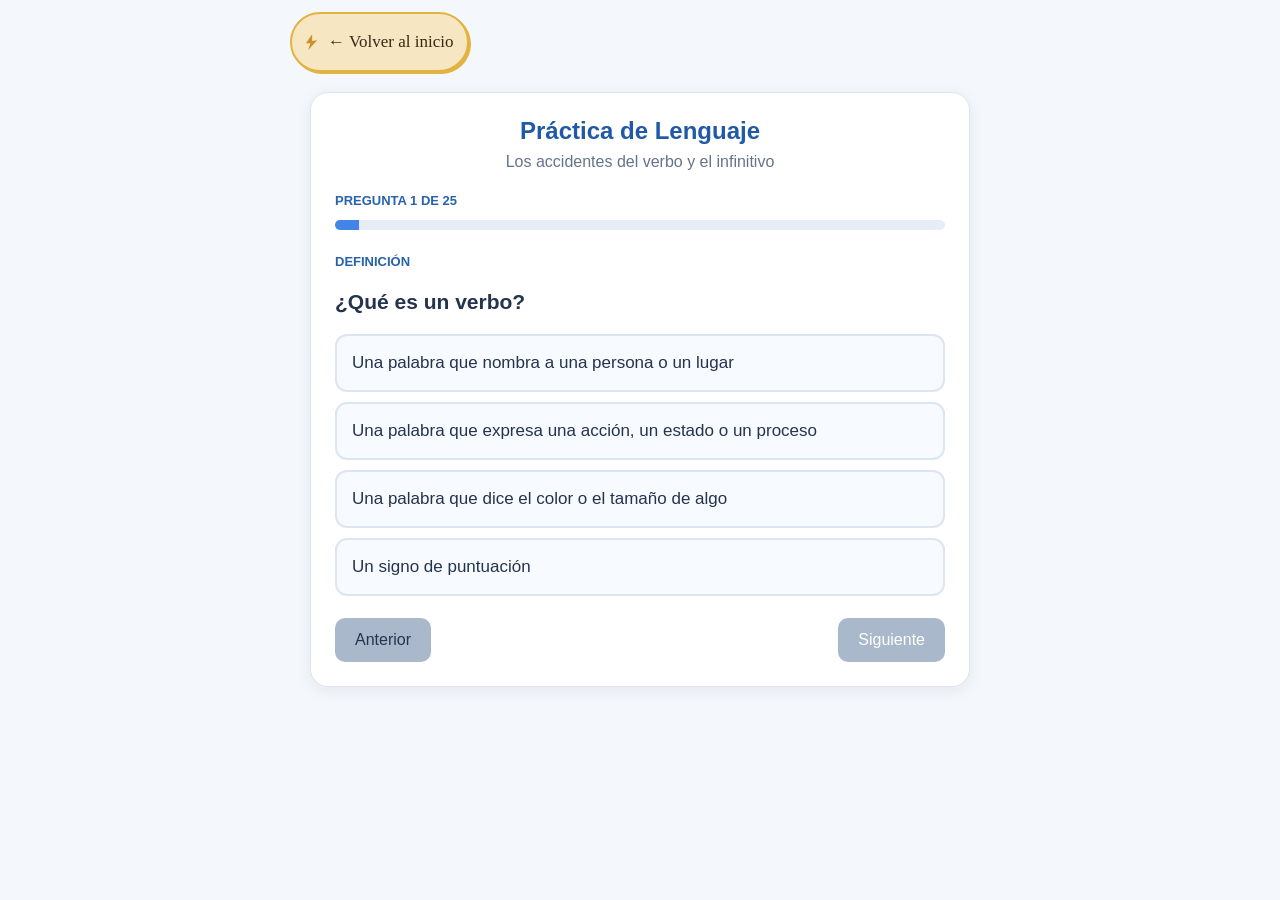
<file: lenguaje/accidentes-del-verbo.html>
<!DOCTYPE html>
<html lang="es">
<head>
  <meta charset="utf-8">
  <meta name="viewport" content="width=device-width, initial-scale=1">
  <title>Práctica de Lenguaje</title>
  <link rel="stylesheet" href="../actividad.css">
</head>
<body style="margin:0;background:#f4f7fb">
<nav class="portal-volver" aria-label="Inicio"><a href="../index.html"><svg xmlns="http://www.w3.org/2000/svg" width="18" height="18" viewBox="0 0 64 64" aria-hidden="true"><polygon points="36,4 14,36 30,36 22,60 54,26 36,28" fill="#c8922a"/></svg>← Volver al inicio</a></nav>

<div id="lenguaje-quiz">
  <style>
    #lenguaje-quiz {
      font-family: Arial, sans-serif;
      max-width: 700px;
      margin: 0 auto;
      padding: 20px;
      color: #24344d;
      box-sizing: border-box;
    }
    #lenguaje-quiz * { box-sizing: border-box; }
    #lenguaje-quiz .panel {
      background: #fff;
      border: 1px solid #dce5f2;
      border-radius: 18px;
      padding: 24px;
      box-shadow: 0 4px 16px #20305012;
    }
    #lenguaje-quiz h2 {
      text-align: center;
      color: #2059a6;
      margin: 0 0 8px;
    }
    #lenguaje-quiz .subtitle {
      text-align: center;
      color: #63748a;
      margin-bottom: 22px;
    }
    #lenguaje-quiz .progress {
      height: 10px;
      background: #e7edf7;
      border-radius: 20px;
      overflow: hidden;
      margin: 12px 0 24px;
    }
    #lenguaje-quiz .bar {
      height: 100%;
      background: #4385e6;
      width: 0%;
      transition: width .25s;
    }
    #lenguaje-quiz .category {
      color: #2762ad;
      font-size: 13px;
      font-weight: bold;
      text-transform: uppercase;
    }
    #lenguaje-quiz .question {
      font-size: 21px;
      font-weight: bold;
      line-height: 1.4;
      margin: 18px 0;
    }
    #lenguaje-quiz .option {
      display: block;
      width: 100%;
      padding: 15px;
      margin: 10px 0;
      background: #f7faff;
      border: 2px solid #dce5f2;
      border-radius: 12px;
      text-align: left;
      font-size: 17px;
      font-family: inherit;
      line-height: 1.4;
      color: #24344d;
      cursor: pointer;
      touch-action: manipulation;
    }
    #lenguaje-quiz .option:hover {
      border-color: #4385e6;
    }
    #lenguaje-quiz .correct {
      background: #e8f8ec;
      border-color: #29a45c;
    }
    #lenguaje-quiz .wrong {
      background: #fff0f0;
      border-color: #df5555;
    }
    #lenguaje-quiz .feedback {
      padding: 14px;
      border-radius: 12px;
      background: #f0f5ff;
      margin-top: 18px;
      line-height: 1.5;
    }
    #lenguaje-quiz .actions {
      display: flex;
      justify-content: space-between;
      gap: 10px;
      margin-top: 22px;
    }
    #lenguaje-quiz .results-actions {
      flex-wrap: wrap;
      justify-content: center;
    }
    #lenguaje-quiz .results-actions .btn {
      flex: 1 1 220px;
    }
    #lenguaje-quiz .btn {
      border: none;
      background: #2869c5;
      color: white;
      padding: 13px 20px;
      border-radius: 10px;
      font-size: 16px;
      font-family: inherit;
      cursor: pointer;
      touch-action: manipulation;
    }
    #lenguaje-quiz .btn:disabled {
      background: #aab8cb;
      cursor: default;
    }
    #lenguaje-quiz .secondary {
      background: #eaf0f8;
      color: #24344d;
    }
    #lenguaje-quiz .score {
      text-align: center;
      font-size: 48px;
      color: #2059a6;
      font-weight: bold;
      margin: 24px 0 10px;
    }
    #lenguaje-quiz .center { text-align: center; }
    #lenguaje-quiz .review-item {
      border-bottom: 1px solid #e5eaf2;
      padding: 12px 0;
      line-height: 1.5;
    }
    @media(max-width:480px) {
      #lenguaje-quiz { padding: 8px; }
      #lenguaje-quiz .panel { padding: 16px; }
      #lenguaje-quiz .question { font-size: 18px; }
      #lenguaje-quiz .option { font-size: 15px; }
    }
  </style>

  <div class="panel">
    <h2>Práctica de Lenguaje</h2>
    <div class="subtitle">
      Los accidentes del verbo y el infinitivo
    </div>
    <div id="quiz-content" aria-live="polite"></div>
  </div>
</div>

<script>
(function () {
  const questions = [
    {
      type: "Definición",
      q: "¿Qué es un verbo?",
      options: [
        "Una palabra que nombra a una persona o un lugar",
        "Una palabra que expresa una acción, un estado o un proceso",
        "Una palabra que dice el color o el tamaño de algo",
        "Un signo de puntuación"
      ],
      answer: 1,
      explanation: "Un verbo expresa una acción, un estado o un proceso. Reciclar, plantar y cuidar son verbos."
    },
    {
      type: "Definición",
      q: "¿Qué es el infinitivo?",
      options: [
        "La forma básica del verbo, sin conjugar",
        "El verbo cuando ya dice quién hace la acción",
        "Solo el tiempo pasado del verbo",
        "Una orden, como «¡Cuida!»"
      ],
      answer: 0,
      explanation: "El infinitivo es la forma básica del verbo, sin conjugar. No dice quién hace la acción y termina en -ar, -er o -ir."
    },
    {
      type: "Definición",
      q: "¿Qué son los accidentes del verbo?",
      options: [
        "Los nombres de los árboles, los ríos y los animales",
        "Las sílabas en las que se separa una palabra",
        "Los cambios que experimenta un verbo para indicar quién realiza la acción, cuántas personas la realizan, cuándo sucede y cómo se expresa",
        "Los puntos y las comas de una oración"
      ],
      answer: 2,
      explanation: "Son los cambios que experimenta un verbo para indicar quién realiza la acción, cuántas personas la realizan, cuándo sucede y cómo se expresa."
    },
    {
      type: "Definición",
      q: "¿Cuáles son los accidentes del verbo?",
      options: [
        "Sólido, líquido y gas",
        "Persona, número, tiempo y modo",
        "-ar, -er e -ir",
        "Sujeto, adjetivo y artículo"
      ],
      answer: 1,
      explanation: "Los accidentes del verbo son cuatro: persona, número, tiempo y modo."
    },
    {
      type: "Definición",
      q: "¿Qué indica la persona del verbo?",
      options: [
        "Cuántos realizan la acción",
        "Cuándo sucede la acción",
        "Si la oración es una orden o un deseo",
        "Quién realiza la acción"
      ],
      answer: 3,
      explanation: "La persona indica quién realiza la acción. Primera: yo y nosotros. Segunda: tú y ustedes. Tercera: él, ella, ellos y ellas."
    },
    {
      type: "Definición",
      q: "¿Qué indica el número del verbo?",
      options: [
        "Cuántos realizan la acción",
        "Quién realiza la acción",
        "En qué termina el infinitivo",
        "Si el hecho es real o es un deseo"
      ],
      answer: 0,
      explanation: "El número indica cuántos realizan la acción. Si la hace una persona, es singular. Si la hacen varias, es plural."
    },
    {
      type: "Persona y número",
      q: "En «yo reciclo», ¿en qué persona y número está el verbo?",
      options: [
        "Primera persona del plural",
        "Segunda persona del singular",
        "Primera persona del singular",
        "Tercera persona del singular"
      ],
      answer: 2,
      explanation: "«Yo» es la primera persona y es una sola persona: singular. Por eso decimos «yo reciclo», como «yo cuido»."
    },
    {
      type: "Persona y número",
      q: "En «tú plantas un árbol», ¿en qué persona y número está el verbo?",
      options: [
        "Segunda persona del singular",
        "Primera persona del singular",
        "Segunda persona del plural",
        "Tercera persona del plural"
      ],
      answer: 0,
      explanation: "«Tú» es la segunda persona y es una sola persona: singular. Por eso decimos «tú plantas», como «tú cuidas»."
    },
    {
      type: "Persona y número",
      q: "En «él cuida los árboles», ¿en qué persona y número está el verbo?",
      options: [
        "Tercera persona del plural",
        "Primera persona del singular",
        "Segunda persona del singular",
        "Tercera persona del singular"
      ],
      answer: 3,
      explanation: "«Él» y «ella» son la tercera persona y son una sola persona: singular. En la conjugación de cuidar decimos «él cuida»."
    },
    {
      type: "Persona y número",
      q: "En «nosotros cuidamos las plantas», ¿en qué persona y número está el verbo?",
      options: [
        "Primera persona del singular",
        "Primera persona del plural",
        "Segunda persona del plural",
        "Tercera persona del plural"
      ],
      answer: 1,
      explanation: "«Nosotros» es la primera persona y son varias personas: plural. Por eso decimos «nosotros cuidamos»."
    },
    {
      type: "Persona y número",
      q: "En «ustedes reciclan», ¿en qué persona y número está el verbo?",
      options: [
        "Segunda persona del singular",
        "Tercera persona del plural",
        "Primera persona del plural",
        "Segunda persona del plural"
      ],
      answer: 3,
      explanation: "En tu lección, ustedes es la segunda persona. Son varias personas, así que es plural: el verbo se parece al de «ellos», pero la persona es la segunda."
    },
    {
      type: "Persona y número",
      q: "En «ellos contaminan el río», ¿en qué persona y número está el verbo?",
      options: [
        "Tercera persona del plural",
        "Tercera persona del singular",
        "Segunda persona del plural",
        "Primera persona del plural"
      ],
      answer: 0,
      explanation: "«Ellos» y «ellas» son la tercera persona. Como son varias personas, el número es plural."
    },
    {
      type: "Tiempo",
      q: "«Los estudiantes reciclan.» ¿En qué tiempo está el verbo?",
      options: [
        "Pasado",
        "Futuro",
        "Presente",
        "Infinitivo"
      ],
      answer: 2,
      explanation: "«Reciclan» dice lo que hacen ahora. Ese tiempo es el presente."
    },
    {
      type: "Tiempo",
      q: "«Los estudiantes reciclaron.» ¿En qué tiempo está el verbo?",
      options: [
        "Pasado",
        "Presente",
        "Futuro",
        "Imperativo"
      ],
      answer: 0,
      explanation: "«Reciclaron» ya sucedió. Ese tiempo es el pasado."
    },
    {
      type: "Tiempo",
      q: "«Los estudiantes reciclarán.» ¿En qué tiempo está el verbo?",
      options: [
        "Presente",
        "Pasado",
        "Infinitivo",
        "Futuro"
      ],
      answer: 3,
      explanation: "«Reciclarán» todavía no sucede: va a ocurrir después. Ese tiempo es el futuro."
    },
    {
      type: "Modo",
      q: "«Los árboles producen oxígeno.» ¿En qué modo está el verbo?",
      options: [
        "Subjuntivo",
        "Indicativo",
        "Imperativo",
        "Presente"
      ],
      answer: 1,
      explanation: "El modo indicativo expresa hechos o acciones reales. Que los árboles producen oxígeno es un hecho real. Presente es el tiempo, no el modo."
    },
    {
      type: "Modo",
      q: "«Ojalá todos protejan los bosques.» ¿En qué modo está el verbo?",
      options: [
        "Indicativo",
        "Imperativo",
        "Subjuntivo",
        "Infinitivo"
      ],
      answer: 2,
      explanation: "El modo subjuntivo expresa deseos o situaciones hipotéticas. «Ojalá» muestra un deseo."
    },
    {
      type: "Modo",
      q: "«¡Cuida los árboles!» ¿En qué modo está el verbo?",
      options: [
        "Imperativo",
        "Indicativo",
        "Subjuntivo",
        "Pasado"
      ],
      answer: 0,
      explanation: "El modo imperativo expresa órdenes, instrucciones o recomendaciones. «¡Cuida!» es una orden."
    },
    {
      type: "Infinitivo",
      q: "¿Cuál es el infinitivo del verbo «reciclan»?",
      options: [
        "Reciclaron",
        "Reciclando",
        "Reciclar",
        "Reciclado"
      ],
      answer: 2,
      explanation: "«Reciclan» está conjugado. Su forma básica, sin conjugar, es reciclar."
    },
    {
      type: "Infinitivo",
      q: "¿Cuál es el infinitivo del verbo «protegen»?",
      options: [
        "Protegiendo",
        "Proteger",
        "Protegieron",
        "Protegido"
      ],
      answer: 1,
      explanation: "«Protegen» está conjugado. Su infinitivo es proteger, que termina en -er."
    },
    {
      type: "Terminación",
      q: "El infinitivo «contaminar» termina en…",
      options: [
        "-er",
        "-ir",
        "-ando",
        "-ar"
      ],
      answer: 3,
      explanation: "Contaminar termina en -ar. Reciclar, plantar y cuidar también terminan en -ar."
    },
    {
      type: "Terminación",
      q: "El infinitivo «proteger» termina en…",
      options: [
        "-er",
        "-ar",
        "-ir",
        "-en"
      ],
      answer: 0,
      explanation: "Proteger termina en -er. Es la forma básica del verbo, sin conjugar."
    },
    {
      type: "Terminación",
      q: "¿Cuál de estos infinitivos termina en -ir?",
      options: [
        "Reciclar",
        "Plantar",
        "Reducir",
        "Proteger"
      ],
      answer: 2,
      explanation: "Reducir termina en -ir, como cuando decimos «reducir la basura». Reciclar y plantar terminan en -ar. Proteger termina en -er."
    },
    {
      type: "Conjugación",
      q: "Completa la oración: «Yo ____ los árboles.» El verbo es cuidar.",
      options: [
        "cuidas",
        "cuido",
        "cuidamos",
        "cuidan"
      ],
      answer: 1,
      explanation: "Con «yo» decimos «yo cuido». La conjugación de cuidar es: yo cuido, tú cuidas, él cuida, nosotros cuidamos, ellos cuidan."
    },
    {
      type: "Conjugación",
      q: "Completa la oración: «Tú ____ las botellas.» El verbo es reciclar.",
      options: [
        "reciclo",
        "reciclamos",
        "reciclan",
        "reciclas"
      ],
      answer: 3,
      explanation: "Con «tú», el verbo termina en -as. Decimos «tú reciclas», igual que «tú cuidas»."
    }
  ];

  let round = questions;
  let isRetry = false;
  let current = 0;
  let answers = {};

  const root = document.getElementById("quiz-content");

  function begin(list, retry) {
    round = list;
    isRetry = !!retry;
    current = 0;
    answers = {};
    showQuestion();
  }

  function make(tag, text, className) {
    const el = document.createElement(tag);
    if (text !== undefined) el.textContent = text;
    if (className) el.className = className;
    return el;
  }

  function button(label, fn, secondary, disabled) {
    const b = make("button", label,
      "btn" + (secondary ? " secondary" : ""));
    b.type = "button";
    b.disabled = !!disabled;
    b.addEventListener("click", fn);
    return b;
  }

  function showQuestion() {
    root.replaceChildren();

    const q = round[current];
    const selected = answers[current];

    root.appendChild(
      make("div",
        "Pregunta " + (current + 1) +
        " de " + round.length,
        "category")
    );

    const progress = make("div", undefined, "progress");
    const bar = make("div", undefined, "bar");
    bar.style.width =
      ((current + 1) / round.length * 100) + "%";
    progress.appendChild(bar);
    root.appendChild(progress);

    root.appendChild(make("div", q.type, "category"));
    root.appendChild(make("div", q.q, "question"));

    q.options.forEach((option, index) => {
      const b = make("button", option, "option");
      b.type = "button";

      if (selected !== undefined) {
        b.disabled = true;
        if (index === q.answer) b.classList.add("correct");
        if (index === selected && index !== q.answer) {
          b.classList.add("wrong");
        }
      }

      b.addEventListener("click", () => {
        if (answers[current] !== undefined) return;
        answers[current] = index;
        showQuestion();
      });

      root.appendChild(b);
    });

    if (selected !== undefined) {
      const correct = selected === q.answer;
      root.appendChild(
        make("div",
          (correct ? "¡Correcto! ¡Muy bien! " :
                     "¡Casi! ") + q.explanation,
          "feedback")
      );
    }

    const actions = make("div", undefined, "actions");

    actions.appendChild(
      button("Anterior", () => {
        current--;
        showQuestion();
      }, true, current === 0)
    );

    actions.appendChild(
      button(
        current === round.length - 1
          ? "Ver mi puntaje"
          : "Siguiente",
        () => {
          if (current === round.length - 1) {
            showResults();
          } else {
            current++;
            showQuestion();
          }
        },
        false,
        selected === undefined
      )
    );

    root.appendChild(actions);
  }

  function showResults() {
    root.replaceChildren();

    let score = 0;
    const missed = [];
    round.forEach((q, i) => {
      if (answers[i] === q.answer) score++;
      else missed.push(q);
    });

    root.appendChild(
      make("div", score + " / " + round.length, "score")
    );

    let message = "¡Sigue practicando!";
    if (score === round.length) {
      message = isRetry
        ? "¡Lo lograste! Corregiste todas las que te habías equivocado."
        : "¡Excelente! ¡Puntaje perfecto!";
    } else if (score >= 20) {
      message = "¡Muy bien!";
    } else if (score >= 15) {
      message = "¡Buen esfuerzo!";
    }

    root.appendChild(
      make("h2", message, "center")
    );

    root.appendChild(
      make("p", "Terminaste tu práctica de Lenguaje.",
        "center")
    );

    const actions = make("div", undefined,
      "actions" + (missed.length > 0 ? " results-actions" : ""));

    if (missed.length > 0) {
      actions.appendChild(
        button("Repetir las que me equivoqué", () => {
          begin(missed, true);
        })
      );
    }

    actions.appendChild(
      button("Revisar respuestas", showReview, true)
    );

    actions.appendChild(
      button("Intentar de nuevo", () => {
        begin(questions, false);
      })
    );

    root.appendChild(actions);
  }

  function showReview() {
    root.replaceChildren();

    root.appendChild(
      make("h2", "Revisa tus respuestas")
    );

    round.forEach((q, i) => {
      const correct = answers[i] === q.answer;
      const item = make("div", undefined, "review-item");

      item.appendChild(
        make("strong",
          (correct ? "✓ " : "✗ ") +
          (i + 1) + ". " + q.q)
      );

      item.appendChild(
        make("div",
          "Tu respuesta: " + q.options[answers[i]])
      );

      item.appendChild(
        make("div",
          "Respuesta correcta: " + q.options[q.answer])
      );

      root.appendChild(item);
    });

    const actions = make("div", undefined, "actions");

    actions.appendChild(
      button("Volver al puntaje", showResults, true)
    );

    actions.appendChild(
      button("Intentar de nuevo", () => {
        begin(questions, false);
      })
    );

    root.appendChild(actions);
  }

  begin(questions, false);
})();
</script>
</body>
</html>
</file>
<file: styles.css>
:root {
  --ink: #2a2118;
  --muted: #6a5340;
  --paper: #f3e6c4;
  --card: #fff8ea;
  --night: #241848;
  --gold: #e2b340;
  --cream: #fff8e8;
  color-scheme: light;
}

* {
  box-sizing: border-box;
}

html {
  -webkit-text-size-adjust: 100%;
}

body {
  margin: 0;
  min-height: 100vh;
  color: var(--ink);
  font-family: "Trebuchet MS", "Segoe UI", sans-serif;
  font-size: 18px;
  line-height: 1.4;
  background-color: var(--paper);
  background-image:
    radial-gradient(rgba(90, 58, 20, 0.07) 0.7px, transparent 0.8px);
  background-size: 8px 8px;
}

.pagina {
  width: min(920px, calc(100% - 32px));
  margin: 0 auto;
  padding: 28px 0 48px;
}

.encabezado {
  position: relative;
  overflow: hidden;
  text-align: center;
  color: var(--cream);
  background: linear-gradient(180deg, #3a2a6e 0%, #241848 72%, #1a1338 100%);
  border: 3px solid var(--gold);
  border-radius: 28px;
  box-shadow: 6px 6px 0 #1a1338;
}

.chispa,
.skyline {
  position: absolute;
  pointer-events: none;
}

.chispa-izq {
  top: 14px;
  left: 16px;
  width: 72px;
  height: 58px;
}

.chispa-der {
  top: 16px;
  right: 18px;
  width: 72px;
  height: 36px;
}

.skyline {
  left: 0;
  right: 0;
  bottom: 0;
  width: 100%;
  height: 78px;
}

.encabezado-texto {
  position: relative;
  z-index: 1;
  padding: 28px 96px 96px;
}

.conjuro {
  margin: 0;
  color: #f6d56a;
  font-family: Palatino, "Palatino Linotype", "Book Antiqua", Georgia, "Liberation Serif", "Times New Roman", serif;
  font-size: 1.05rem;
  letter-spacing: 0.04em;
  text-shadow: 0 2px 0 rgba(10, 6, 24, 0.45);
}

h1,
.materia h2,
.descargas h2,
.descarga-titulo,
.actividad-titulo,
.portal-volver a {
  font-family: Palatino, "Palatino Linotype", "Book Antiqua", Georgia, "Liberation Serif", "Times New Roman", serif;
}

h1 {
  margin: 8px 0 0;
  font-size: clamp(2rem, 7vw, 3.5rem);
  font-weight: 700;
  letter-spacing: -0.02em;
  line-height: 1.05;
  color: var(--cream);
  text-shadow: 0 2px 0 rgba(10, 6, 24, 0.5);
}

.saludo {
  margin: 12px auto 0;
  max-width: 22em;
  font-family: Palatino, "Palatino Linotype", "Book Antiqua", Georgia, "Liberation Serif", "Times New Roman", serif;
  font-size: clamp(1.15rem, 2.6vw, 1.45rem);
  color: #f3e6c8;
  text-shadow: 0 2px 0 rgba(10, 6, 24, 0.4);
}

.materias {
  display: grid;
  gap: 16px;
  margin-top: 22px;
}

.materia {
  background: var(--tint, var(--card));
  background-image: linear-gradient(180deg, rgba(255, 255, 255, 0.45), transparent 42%);
  border: 3px solid var(--color, var(--ink));
  border-radius: 24px;
  padding: 16px;
  box-shadow: 5px 5px 0 var(--shadow, var(--color, var(--ink)));
}

.materia-cabeza {
  display: flex;
  align-items: center;
  gap: 12px;
}

.motivo {
  width: 64px;
  height: 64px;
  flex: 0 0 auto;
  padding: 8px;
  background: #fffdf8;
  border: 2px solid var(--color, var(--ink));
  border-radius: 18px;
  color: var(--color, var(--ink));
}

.materia h2 {
  margin: 0;
  font-size: clamp(1.35rem, 3vw, 1.7rem);
  line-height: 1.15;
  color: var(--color, var(--ink));
}

.actividad {
  display: flex;
  align-items: center;
  justify-content: space-between;
  gap: 12px;
  min-height: 76px;
  margin-top: 12px;
  padding: 12px 16px;
  border-radius: 16px;
  background: #fffdf8;
  border: 2px solid var(--color, var(--ink));
  color: var(--ink);
  text-decoration: none;
  touch-action: manipulation;
  box-shadow: 3px 3px 0 rgba(42, 33, 24, 0.12);
}

.actividad:hover,
.actividad:active {
  background: #fff;
}

.actividad:focus-visible,
.motivo:focus-visible {
  outline: 3px solid var(--night);
  outline-offset: 3px;
}

.actividad-titulo {
  display: block;
  font-size: 1.25rem;
  font-weight: 700;
}

.actividad-detalle {
  display: block;
  margin-top: 2px;
  color: var(--muted);
  font-size: 0.98rem;
  font-weight: 500;
}

.flecha {
  flex: 0 0 auto;
  font-size: 2rem;
  line-height: 1;
  color: var(--color, var(--ink));
}

.pronto {
  margin: 12px 0 0;
  padding: 16px;
  border-radius: 16px;
  border: 2px dashed var(--color, var(--ink));
  background: rgba(255, 253, 248, 0.65);
  text-align: center;
  font-family: Palatino, "Palatino Linotype", Georgia, "Liberation Serif", serif;
  font-size: 1.15rem;
  font-weight: 700;
  color: var(--color, var(--ink));
}

.aviso {
  margin-top: 18px;
  padding: 16px;
  border-radius: 16px;
  background: var(--card);
  border: 2px solid var(--ink);
}

.pie {
  margin: 22px 0 0;
  text-align: center;
  color: var(--muted);
  font-family: Palatino, "Palatino Linotype", Georgia, "Liberation Serif", serif;
  font-size: 1rem;
}

.descargas {
  margin-top: 28px;
  padding: 18px 16px 16px;
  color: var(--cream);
  background: linear-gradient(180deg, #3a2a6e 0%, #241848 72%, #1a1338 100%);
  border: 3px solid var(--gold);
  border-radius: 28px;
  box-shadow: 6px 6px 0 #1a1338;
}

.descargas h2 {
  margin: 0 0 14px;
  text-align: center;
  font-size: clamp(1.35rem, 3vw, 1.75rem);
  line-height: 1.15;
  color: var(--cream);
  text-shadow: 0 2px 0 rgba(10, 6, 24, 0.45);
}

#descargas-lista {
  display: grid;
  gap: 12px;
}

.descarga {
  padding: 16px;
  border-radius: 18px;
  background: var(--card);
  color: var(--ink);
  border: 2px solid #f6d56a;
  box-shadow: 4px 4px 0 rgba(26, 19, 56, 0.35);
}

.descarga-titulo {
  margin: 0;
  font-size: clamp(1.25rem, 2.6vw, 1.5rem);
  line-height: 1.2;
  color: var(--night);
}

.descarga-detalle {
  margin: 8px 0 0;
  font-size: 1.05rem;
  line-height: 1.4;
}

.descarga-nota {
  margin: 8px 0 0;
  color: var(--muted);
  font-family: Palatino, "Palatino Linotype", Georgia, "Liberation Serif", serif;
  font-size: 0.98rem;
}

.descarga-boton {
  display: inline-flex;
  align-items: center;
  justify-content: center;
  min-height: 48px;
  margin-top: 14px;
  padding: 10px 18px;
  border-radius: 14px;
  background: var(--night);
  color: var(--cream);
  border: 2px solid var(--gold);
  box-shadow: 3px 3px 0 #c8922a;
  font-weight: 700;
  text-decoration: none;
  touch-action: manipulation;
}

.descarga-boton:hover,
.descarga-boton:active {
  background: #3a2a6e;
}

.descarga-boton:focus-visible {
  outline: 3px solid #f6d56a;
  outline-offset: 3px;
}

.duendes {
  position: absolute;
  width: 0;
  height: 0;
  overflow: hidden;
}

@media (min-width: 800px) {
  .pagina {
    padding-top: 40px;
  }

  .materias {
    grid-template-columns: 1fr 1fr;
    gap: 18px;
  }

  .materias > .materia:last-child:nth-child(odd) {
    grid-column: 1 / -1;
  }
}

@media (max-width: 480px) {
  .pagina {
    width: min(920px, calc(100% - 20px));
    padding-top: 16px;
  }

  .encabezado {
    border-radius: 22px;
  }

  .encabezado-texto {
    padding: 52px 14px 86px;
  }

  .chispa-izq {
    top: 10px;
    left: 10px;
    width: 48px;
    height: 40px;
  }

  .chispa-der {
    top: 12px;
    right: 12px;
    width: 56px;
    height: 28px;
  }

  .motivo {
    width: 54px;
    height: 54px;
  }
}
</file>
<file: actividad.css>
/* Barra breve para volver al inicio. No toca el contenido de la actividad. */
.portal-volver {
  max-width: 700px;
  margin: 0 auto;
  padding: 12px 20px 0;
  font-family: Palatino, "Palatino Linotype", "Book Antiqua", Georgia, "Liberation Serif", "Times New Roman", serif;
}

.portal-volver a {
  display: inline-flex;
  align-items: center;
  gap: 8px;
  min-height: 44px;
  padding: 6px 14px 6px 10px;
  color: #3a2712;
  background: #f6e6c2;
  border: 2px solid #e2b340;
  border-radius: 999px;
  text-decoration: none;
  font-size: 17px;
  box-shadow: 2px 2px 0 #e2b340;
}

.portal-volver a:focus-visible {
  outline: 3px solid #241848;
  outline-offset: 3px;
}

.portal-volver svg {
  display: block;
  flex: 0 0 auto;
}
</file>
